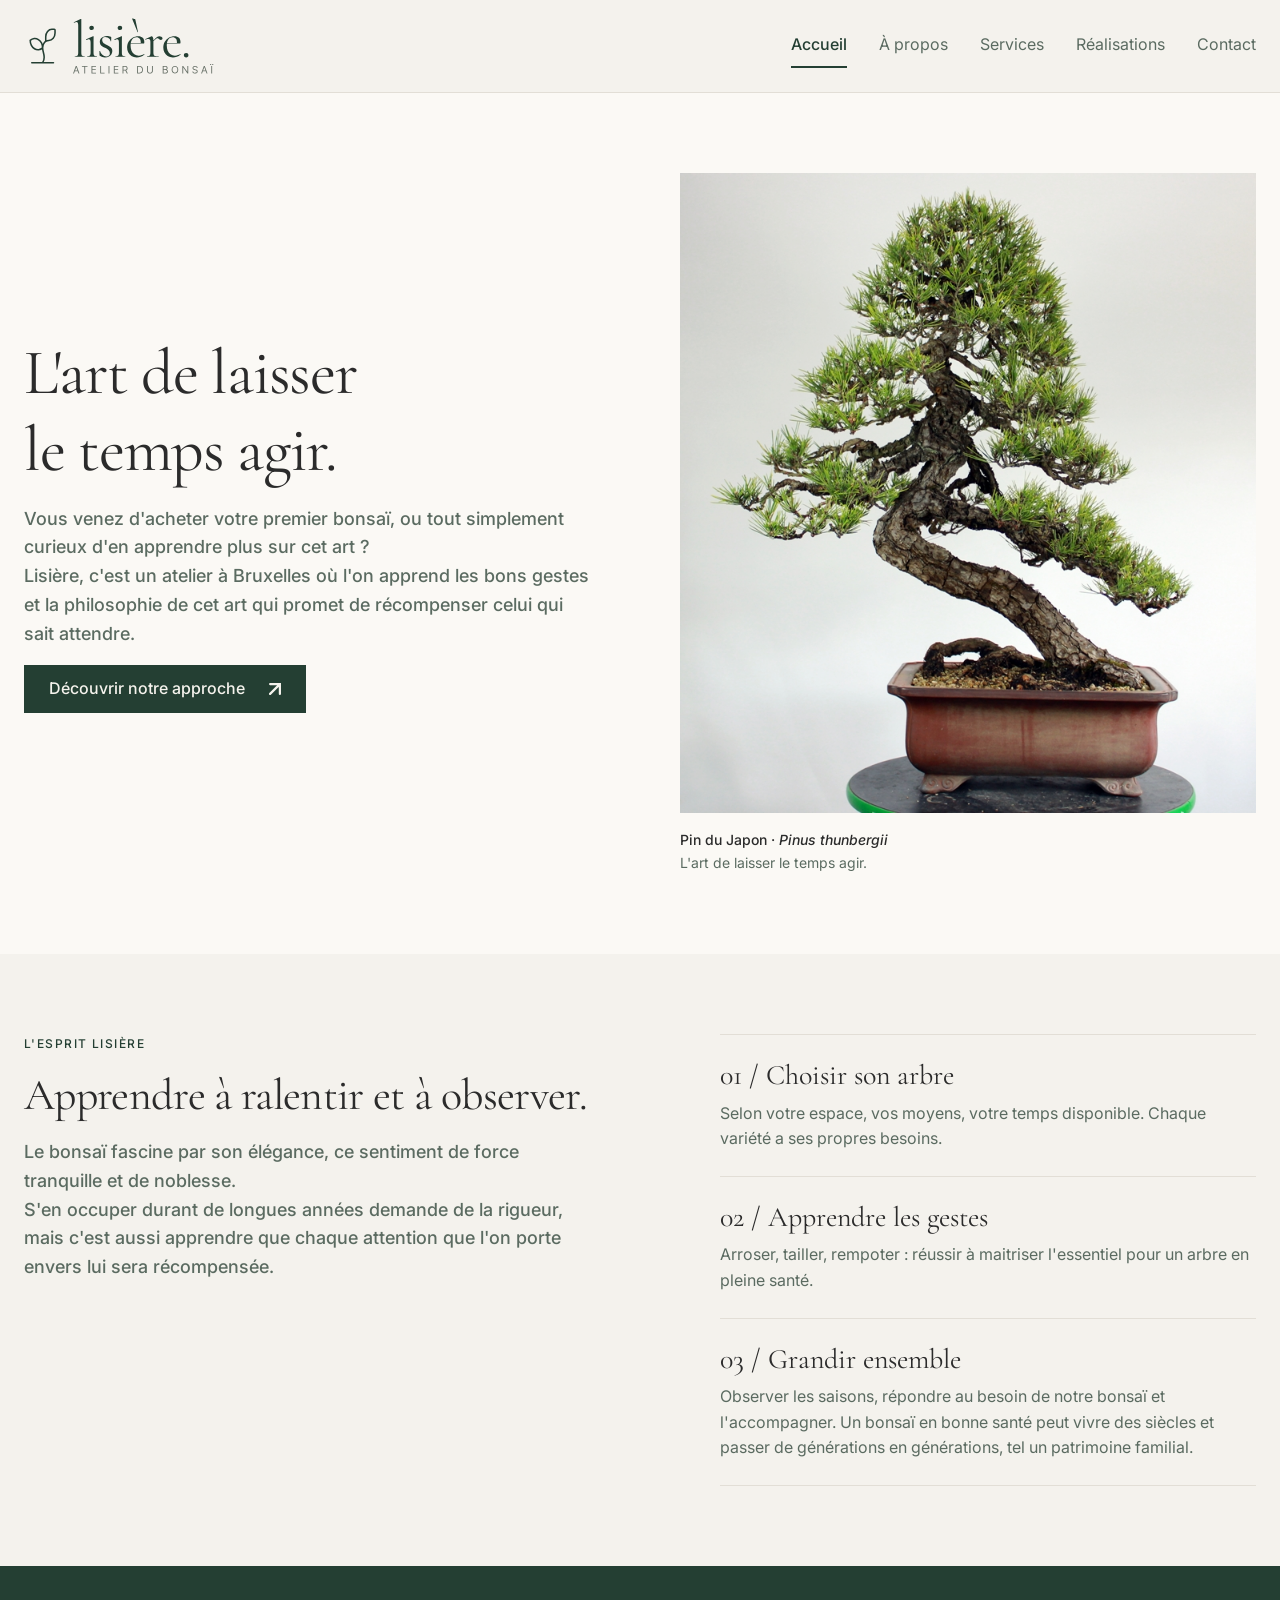
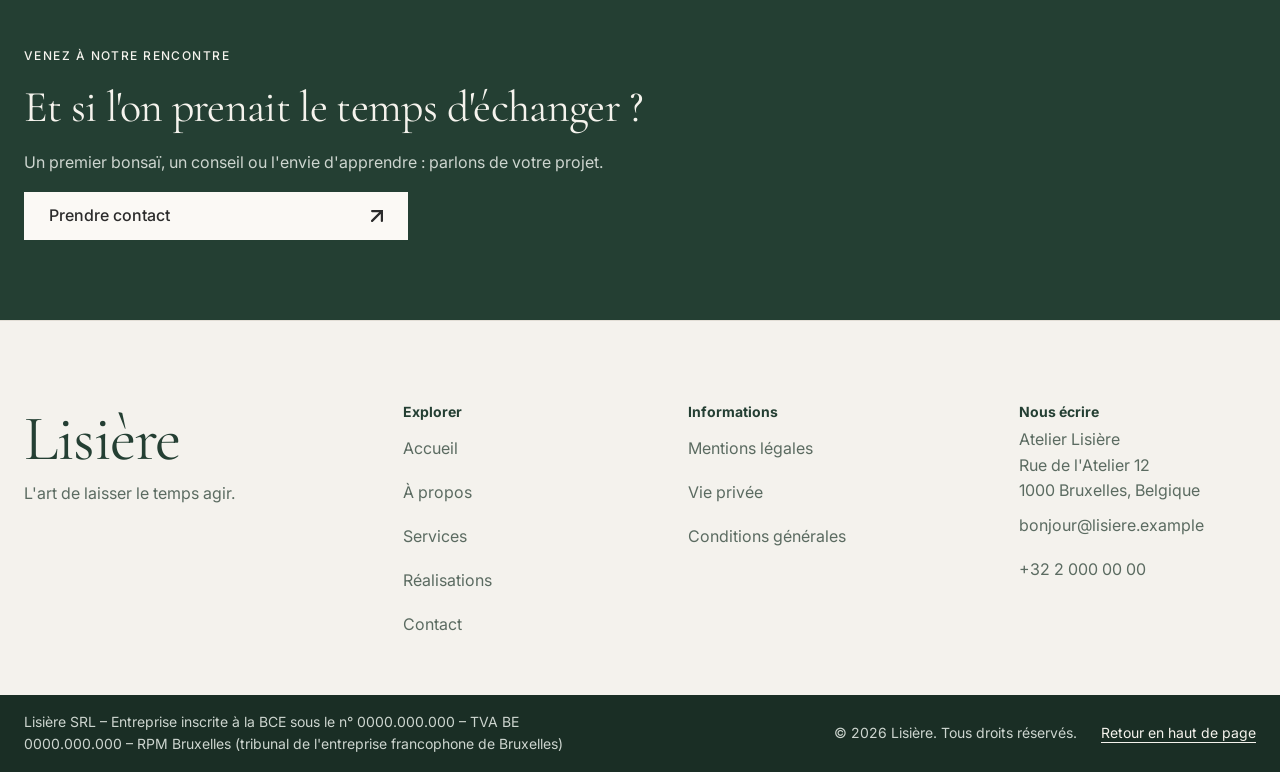
<file: index.html>
<!DOCTYPE html>
<html lang="fr">
<head>
    <meta charset="UTF-8">
    <meta name="viewport" content="width=device-width, initial-scale=1">
    <title>Accueil - Lisière</title>
    <meta name="description" content="Lisière, atelier du bonsaï : apprendre à cultiver et à prendre soin des bonsaïs, à votre rythme.">
    <link rel="stylesheet" href="css/style.css">
</head>
<body>

<a class="evitement" href="#contenu">Aller au contenu</a>

<header class="site-header">
    <a class="logo" href="index.html">
        <img src="img/logo-lisiere.svg" alt="Lisière, atelier du bonsaï – retour à l'accueil" width="190" height="52">
    </a>

    <input type="checkbox" id="menu-toggle" class="menu-toggle" aria-label="Menu de navigation">
    <label for="menu-toggle" class="burger">
        <span></span><span></span><span></span>
    </label>

    <nav class="main-nav" aria-label="Navigation principale">
        <ul>
            <li><a href="index.html" aria-current="page">Accueil</a></li>
            <li><a href="a-propos.html">À propos</a></li>
            <li><a href="services.html">Services</a></li>
            <li><a href="realisations.html">Réalisations</a></li>
            <li><a href="contact.html">Contact</a></li>
        </ul>
    </nav>
</header>

<main id="contenu">
    <section class="section" aria-labelledby="titre-page">
        <div class="split">
            <div class="split-text">
                <h1 id="titre-page">L'art de laisser le temps agir.</h1>
                <p class="lead">
                    Vous venez d'acheter votre premier bonsaï, ou tout simplement curieux d'en apprendre plus sur cet art ?<br>
                    Lisière, c'est un atelier à Bruxelles où l'on apprend les bons gestes et la philosophie de cet art qui
                    promet de récompenser celui qui sait attendre.
                </p>
                <a class="btn" href="a-propos.html">
                    Découvrir notre approche
                    <svg class="btn-icon" aria-hidden="true" focusable="false" width="12" height="12" viewBox="0 0 8.17 8.17" fill="none" xmlns="http://www.w3.org/2000/svg">
                <path d="M7.4156 7.4156V0.75H0.75M7.4156 0.75L0.75 7.4156" stroke="currentColor" stroke-width="1.5" stroke-linecap="round"/>
            </svg>
                </a>
            </div>

            <figure class="media">
                <img src="img/pin-du-japon.png"
                     alt="Pin du Japon taillé en bonsaï, posé sur un socle en pierre moussue dans une pièce aux murs clairs"
                     width="800" height="800" fetchpriority="high">
                <figcaption>
                    <span class="caption-title">Pin du Japon · <i lang="la">Pinus thunbergii</i></span>
                    <span>L'art de laisser le temps agir.</span>
                </figcaption>
            </figure>
        </div>
    </section>

    <section class="section section--surface" aria-labelledby="titre-esprit">
        <div class="split split--top">
            <div class="split-text">
                <p class="overline">L'esprit Lisière</p>
                <h2 id="titre-esprit">Apprendre à ralentir et à observer.</h2>
                <p class="lead">
                    Le bonsaï fascine par son élégance, ce sentiment de force tranquille et de noblesse.<br>
                    S'en occuper durant de longues années demande de la rigueur, mais c'est aussi apprendre que chaque
                    attention que l'on porte envers lui sera récompensée.
                </p>
            </div>

            <ol class="liste">
                <li>
                    <h3>01 / Choisir son arbre</h3>
                    <p>Selon votre espace, vos moyens, votre temps disponible. Chaque variété a ses propres besoins.</p>
                </li>
                <li>
                    <h3>02 / Apprendre les gestes</h3>
                    <p>Arroser, tailler, rempoter : réussir à maitriser l'essentiel pour un arbre en pleine santé.</p>
                </li>
                <li>
                    <h3>03 / Grandir ensemble</h3>
                    <p>Observer les saisons, répondre au besoin de notre bonsaï et l'accompagner. Un bonsaï en bonne santé
                        peut vivre des siècles et passer de générations en générations, tel un patrimoine familial.</p>
                </li>
            </ol>
        </div>
    </section>

    <section class="section section--dark" aria-labelledby="titre-invitation">
        <p class="overline">Venez à notre rencontre</p>
        <h2 id="titre-invitation">Et si l'on prenait le temps d'échanger ?</h2>
        <p>Un premier bonsaï, un conseil ou l'envie d'apprendre : parlons de votre projet.</p>
        <a class="btn btn-secondary" href="contact.html">
            Prendre contact
            <svg class="btn-icon" aria-hidden="true" focusable="false" width="12" height="12" viewBox="0 0 8.17 8.17" fill="none" xmlns="http://www.w3.org/2000/svg">
                <path d="M7.4156 7.4156V0.75H0.75M7.4156 0.75L0.75 7.4156" stroke="currentColor" stroke-width="1.5" stroke-linecap="round"/>
            </svg>
        </a>
    </section>
</main>

<footer class="site-footer">
    <div class="footer-inner">

        <div class="footer-marque">
            <p class="footer-signature">Lisière</p>
            <p class="footer-message">L'art de laisser le temps agir.</p>
        </div>

        <nav class="footer-col footer-col--nav" aria-labelledby="footer-titre-nav">
            <h2 class="footer-titre" id="footer-titre-nav">Explorer</h2>
            <ul class="footer-liste">
                <li><a href="index.html">Accueil</a></li>
                <li><a href="a-propos.html">À propos</a></li>
                <li><a href="services.html">Services</a></li>
                <li><a href="realisations.html">Réalisations</a></li>
                <li><a href="contact.html">Contact</a></li>
            </ul>
        </nav>

        <nav class="footer-col footer-col--legal" aria-labelledby="footer-titre-legal">
            <h2 class="footer-titre" id="footer-titre-legal">Informations</h2>
            <ul class="footer-liste">
                <li><a href="mentions-legales.html">Mentions légales</a></li>
                <li><a href="vie-privee.html">Vie privée</a></li>
                <li><a href="conditions-generales.html">Conditions générales</a></li>
            </ul>
        </nav>

        <div class="footer-col footer-col--contact">
            <h2 class="footer-titre">Nous écrire</h2>
            <address class="footer-adresse">
                Atelier Lisière<br>
                Rue de l'Atelier 12<br>
                1000 Bruxelles, Belgique
            </address>
            <ul class="footer-liste">
                <li><a href="mailto:bonjour@lisiere.example">bonjour@lisiere.example</a></li>
                <li><a href="tel:+3220000000">+32&nbsp;2&nbsp;000&nbsp;00&nbsp;00</a></li>
            </ul>
        </div>
    </div>

    <div class="footer-legal">
        <div class="footer-legal-inner">
            <p class="footer-legal-info">
                Lisière SRL &ndash; Entreprise inscrite à la BCE sous le n° 0000.000.000
                &ndash; TVA BE 0000.000.000 &ndash; RPM Bruxelles (tribunal de l'entreprise
                francophone de Bruxelles)
            </p>
            <p class="footer-copyright">
                &copy; 2026 Lisière. Tous droits réservés.
                <a class="footer-top" href="#top">Retour en haut de page</a>
            </p>
        </div>
    </div>
</footer>

</body>
</html>
</file>
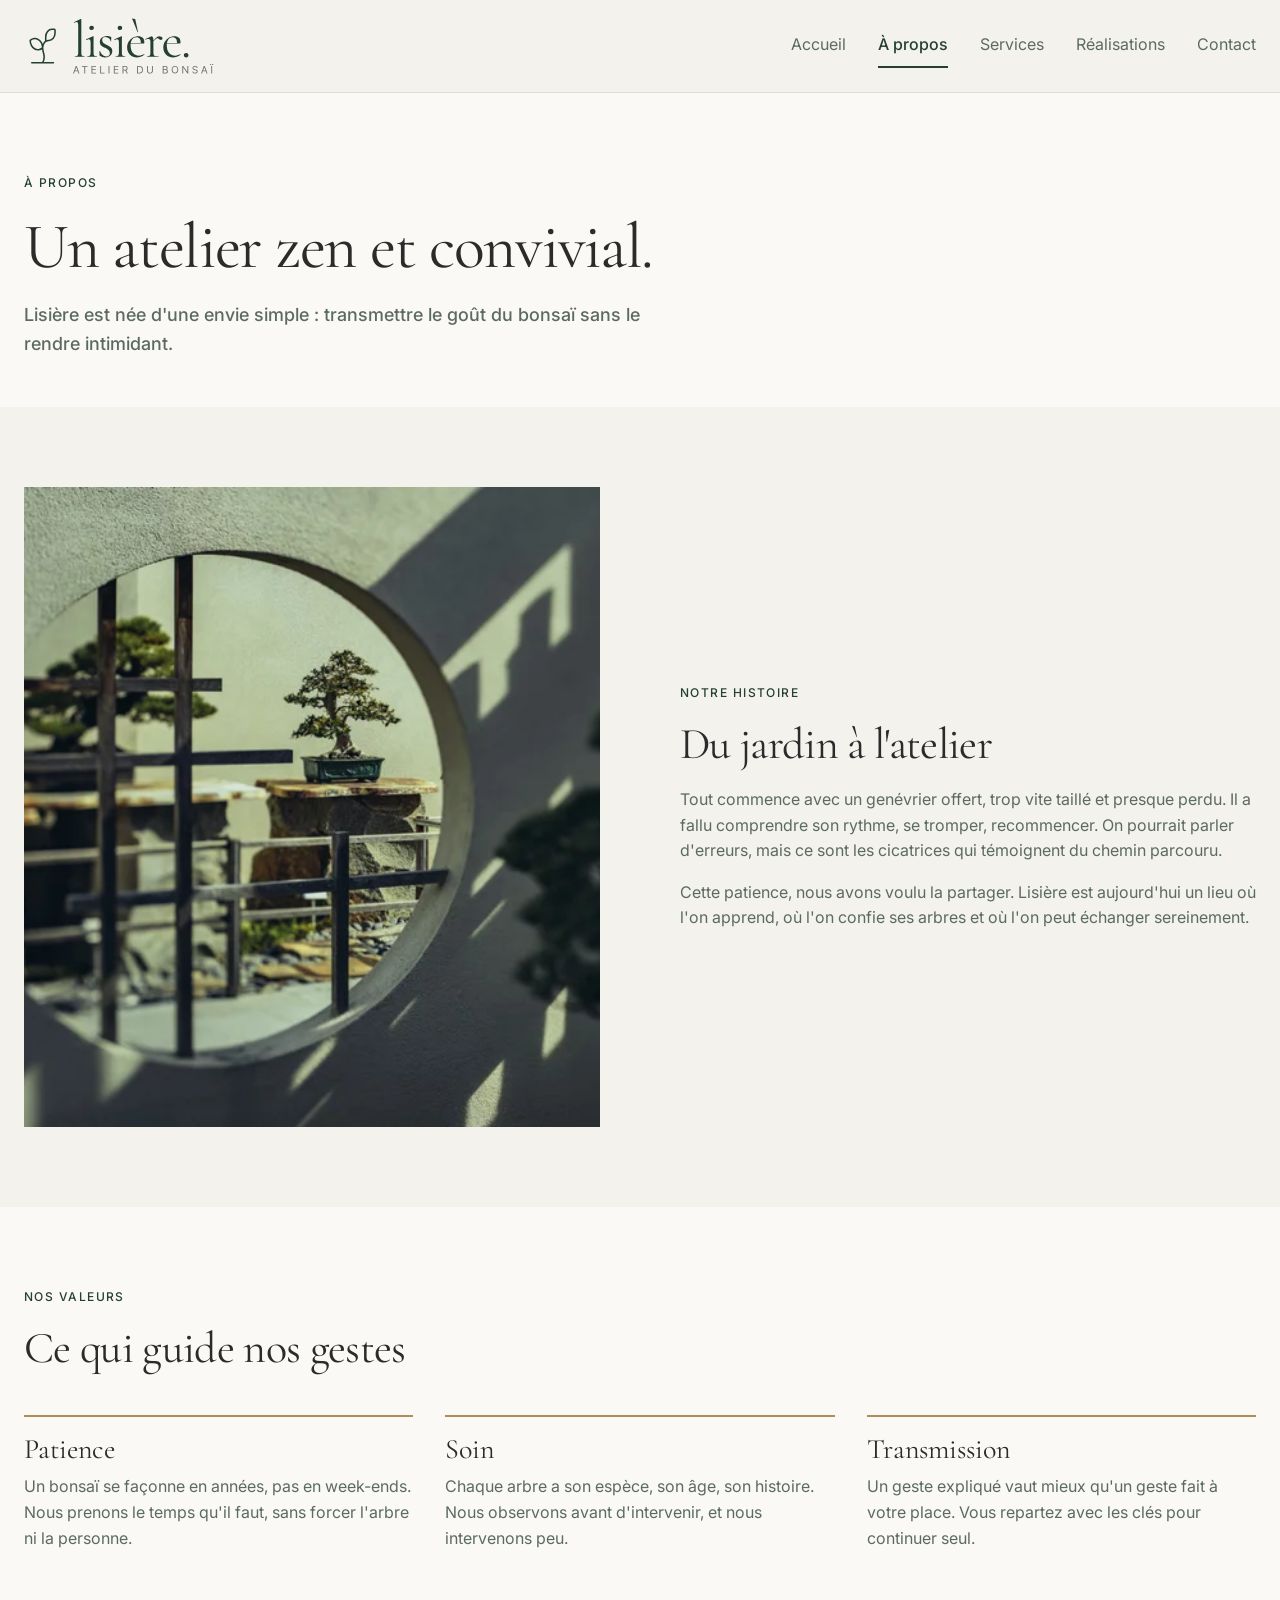
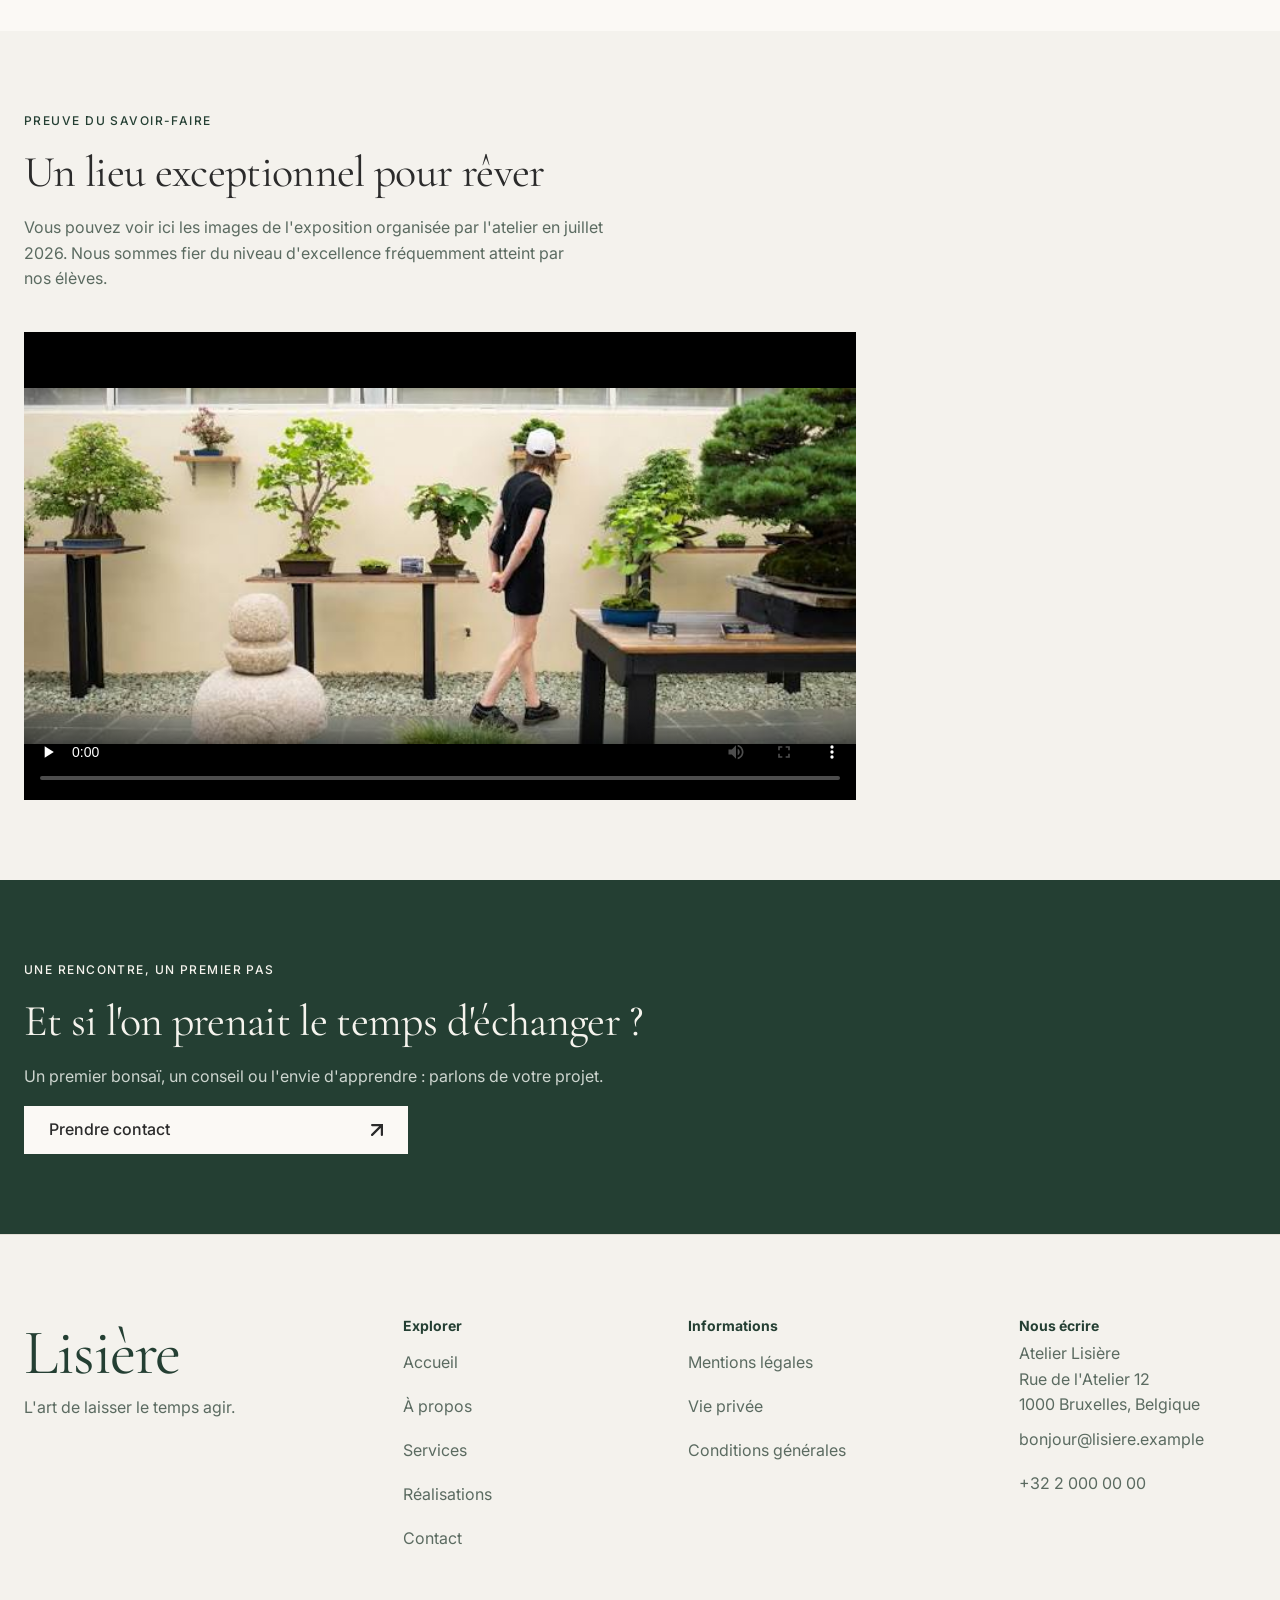
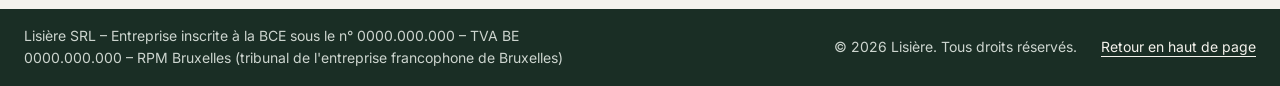
<file: a-propos.html>
<!DOCTYPE html>
<html lang="fr">
<head>
    <meta charset="UTF-8">
    <meta name="viewport" content="width=device-width, initial-scale=1">
    <title>À propos - Lisière</title>
    <meta name="description" content="L'histoire, les valeurs et l'atelier Lisière : patience, soin et transmission autour du bonsaï.">
    <link rel="stylesheet" href="css/style.css">
</head>
<body>

<a class="evitement" href="#contenu">Aller au contenu</a>

<header class="site-header">
    <a class="logo" href="index.html">
        <img src="img/logo-lisiere.svg" alt="Lisière, atelier du bonsaï – retour à l'accueil" width="190" height="52">
    </a>

    <input type="checkbox" id="menu-toggle" class="menu-toggle" aria-label="Menu de navigation">
    <label for="menu-toggle" class="burger">
        <span></span><span></span><span></span>
    </label>

    <nav class="main-nav" aria-label="Navigation principale">
        <ul>
            <li><a href="index.html">Accueil</a></li>
            <li><a href="a-propos.html" aria-current="page">À propos</a></li>
            <li><a href="services.html">Services</a></li>
            <li><a href="realisations.html">Réalisations</a></li>
            <li><a href="contact.html">Contact</a></li>
        </ul>
    </nav>
</header>

<main id="contenu">
    <section class="section section-intro" aria-labelledby="titre-page">
        <p class="overline">À propos</p>
        <h1 id="titre-page">Un atelier zen et convivial.</h1>
        <p class="lead">
            Lisière est née d'une envie simple : transmettre le goût du bonsaï sans le rendre intimidant.
        </p>
    </section>

    <section class="section section--surface" aria-labelledby="titre-histoire">
        <div class="split split--media-first">
            <div class="split-text">
                <p class="overline">Notre histoire</p>
                <h2 id="titre-histoire">Du jardin à l'atelier</h2>
                <p>
                    Tout commence avec un genévrier offert, trop vite taillé et presque perdu.
                    Il a fallu comprendre son rythme, se tromper, recommencer. On pourrait parler d'erreurs, mais ce sont
                    les cicatrices qui témoignent du chemin parcouru.
                </p>
                <p>
                    Cette patience, nous avons voulu la partager. Lisière est aujourd'hui un lieu
                    où l'on apprend, où l'on confie ses arbres et où l'on peut échanger sereinement.
                </p>
            </div>
            <figure class="media">
                <img src="img/arbre-fenetre.webp"
                     alt="Bonsaï vu à travers une petite fenêtre de l'atelier."
                     width="750" height="500" loading="lazy">
            </figure>
        </div>
    </section>

    <section class="section" aria-labelledby="titre-valeurs">
        <div class="section-head">
            <p class="overline">Nos valeurs</p>
            <h2 id="titre-valeurs">Ce qui guide nos gestes</h2>
        </div>
        <ul class="values">
            <li>
                <h3>Patience</h3>
                <p>Un bonsaï se façonne en années, pas en week-ends. Nous prenons le temps qu'il faut, sans forcer l'arbre ni la personne.</p>
            </li>
            <li>
                <h3>Soin</h3>
                <p>Chaque arbre a son espèce, son âge, son histoire. Nous observons avant d'intervenir, et nous intervenons peu.</p>
            </li>
            <li>
                <h3>Transmission</h3>
                <p>Un geste expliqué vaut mieux qu'un geste fait à votre place. Vous repartez avec les clés pour continuer seul.</p>
            </li>
        </ul>
    </section>

    <section class="section section--surface" aria-labelledby="titre-video">
        <div class="section-head">
            <p class="overline">Preuve du savoir-faire</p>
            <h2 id="titre-video">Un lieu exceptionnel pour rêver</h2>
            <p>Vous pouvez voir ici les images de l'exposition organisée par l'atelier en juillet 2026. Nous sommes
            fier du niveau d'excellence fréquemment atteint par nos élèves.</p>
        </div>
        <div class="video-wrap">
            <video controls preload="none" poster="img/atelier-lisiere.jpg" width="1280" height="720">
                <source src="media/expo-atelier.mp4" type="video/mp4">
                Votre navigateur ne peut pas lire cette vidéo.
            </video>
        </div>
    </section>

        <section class="section section--dark" aria-labelledby="titre-invitation">
        <p class="overline">Une rencontre, un premier pas</p>
        <h2 id="titre-invitation">Et si l'on prenait le temps d'échanger ?</h2>
        <p>Un premier bonsaï, un conseil ou l'envie d'apprendre : parlons de votre projet.</p>
        <a class="btn btn-secondary" href="contact.html">
            Prendre contact
            <svg class="btn-icon" aria-hidden="true" focusable="false" width="12" height="12" viewBox="0 0 8.17 8.17" fill="none" xmlns="http://www.w3.org/2000/svg">
                <path d="M7.4156 7.4156V0.75H0.75M7.4156 0.75L0.75 7.4156" stroke="currentColor" stroke-width="1.5" stroke-linecap="round"/>
            </svg>
        </a>
    </section>
</main>

<footer class="site-footer">
    <div class="footer-inner">

        <div class="footer-marque">
            <p class="footer-signature">Lisière</p>
            <p class="footer-message">L'art de laisser le temps agir.</p>
        </div>

        <nav class="footer-col footer-col--nav" aria-labelledby="footer-titre-nav">
            <h2 class="footer-titre" id="footer-titre-nav">Explorer</h2>
            <ul class="footer-liste">
                <li><a href="index.html">Accueil</a></li>
                <li><a href="a-propos.html">À propos</a></li>
                <li><a href="services.html">Services</a></li>
                <li><a href="realisations.html">Réalisations</a></li>
                <li><a href="contact.html">Contact</a></li>
            </ul>
        </nav>

        <nav class="footer-col footer-col--legal" aria-labelledby="footer-titre-legal">
            <h2 class="footer-titre" id="footer-titre-legal">Informations</h2>
            <ul class="footer-liste">
                <li><a href="mentions-legales.html">Mentions légales</a></li>
                <li><a href="vie-privee.html">Vie privée</a></li>
                <li><a href="conditions-generales.html">Conditions générales</a></li>
            </ul>
        </nav>

        <div class="footer-col footer-col--contact">
            <h2 class="footer-titre">Nous écrire</h2>
            <address class="footer-adresse">
                Atelier Lisière<br>
                Rue de l'Atelier 12<br>
                1000 Bruxelles, Belgique
            </address>
            <ul class="footer-liste">
                <li><a href="mailto:bonjour@lisiere.example">bonjour@lisiere.example</a></li>
                <li><a href="tel:+3220000000">+32&nbsp;2&nbsp;000&nbsp;00&nbsp;00</a></li>
            </ul>
        </div>
    </div>

    <div class="footer-legal">
        <div class="footer-legal-inner">
            <p class="footer-legal-info">
                Lisière SRL &ndash; Entreprise inscrite à la BCE sous le n° 0000.000.000
                &ndash; TVA BE 0000.000.000 &ndash; RPM Bruxelles (tribunal de l'entreprise
                francophone de Bruxelles)
            </p>
            <p class="footer-copyright">
                &copy; 2026 Lisière. Tous droits réservés.
                <a class="footer-top" href="#top">Retour en haut de page</a>
            </p>
        </div>
    </div>
</footer>

</body>
</html>
</file>
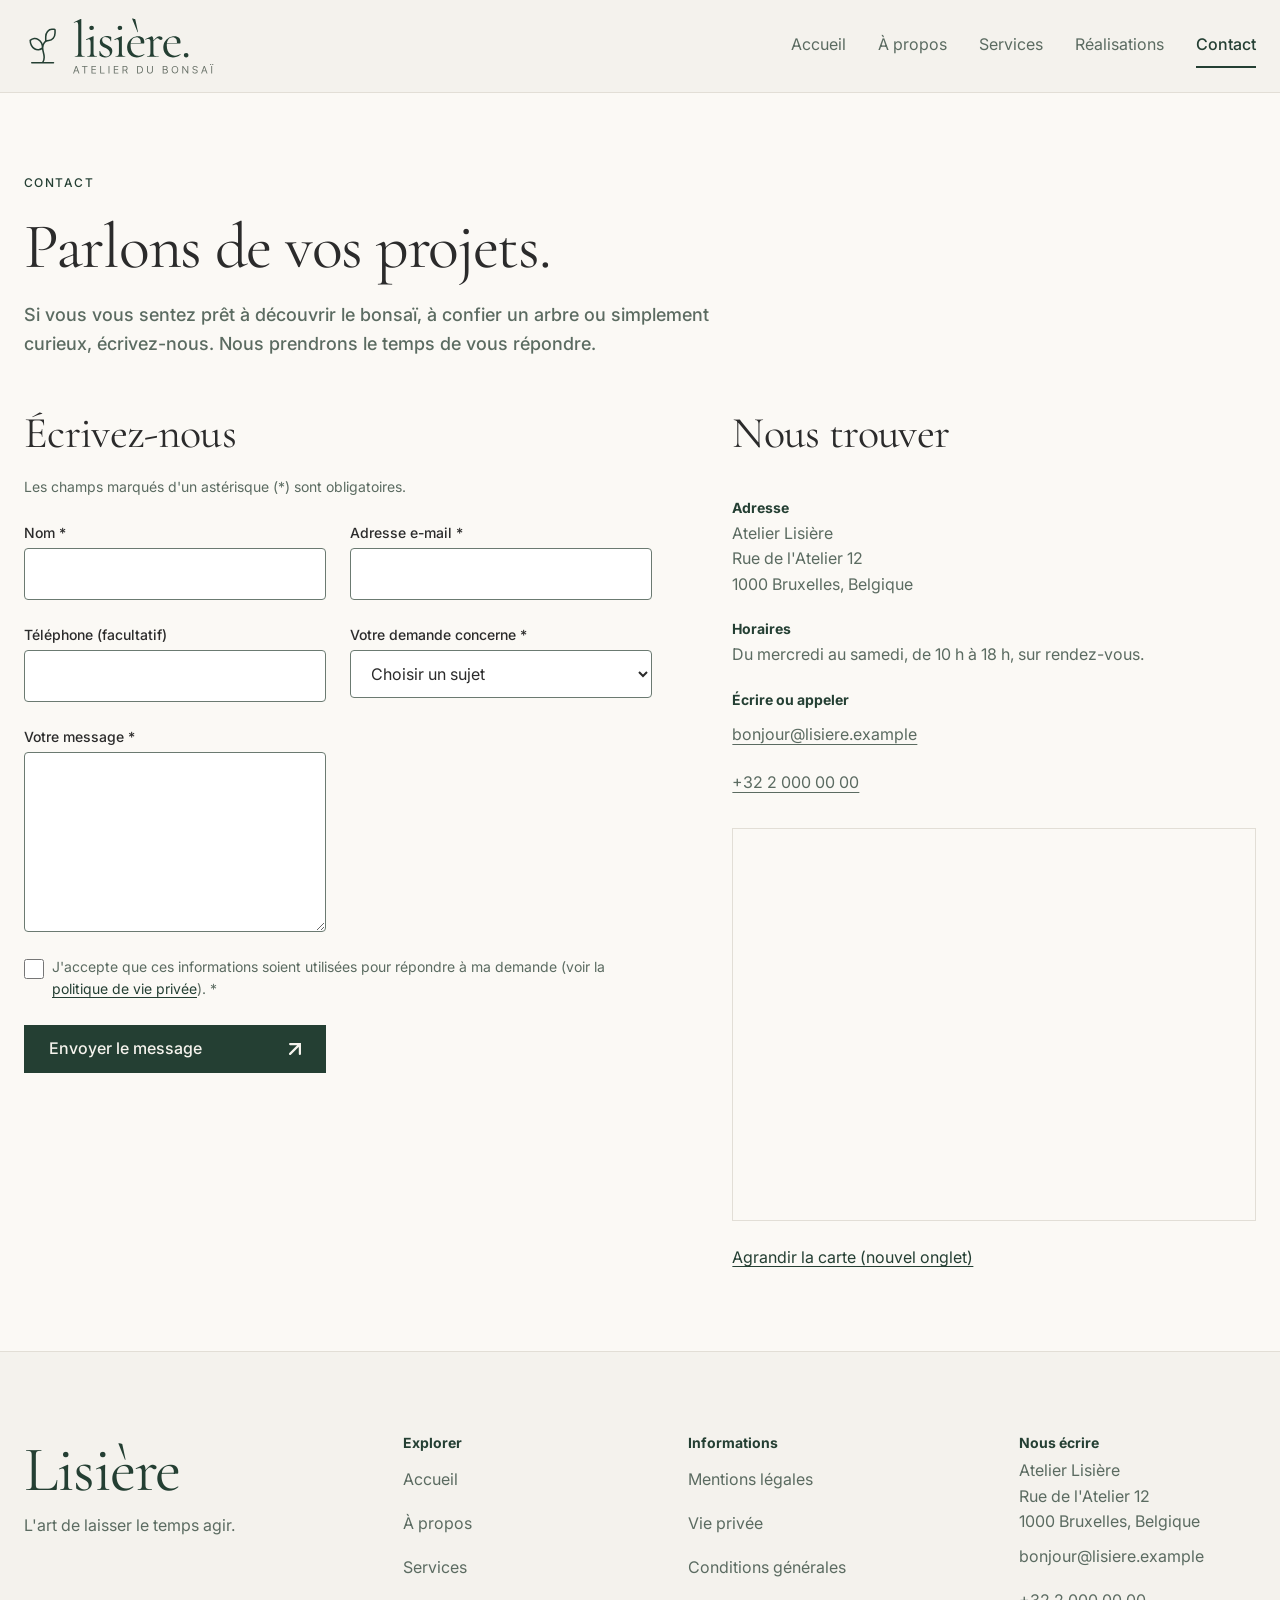
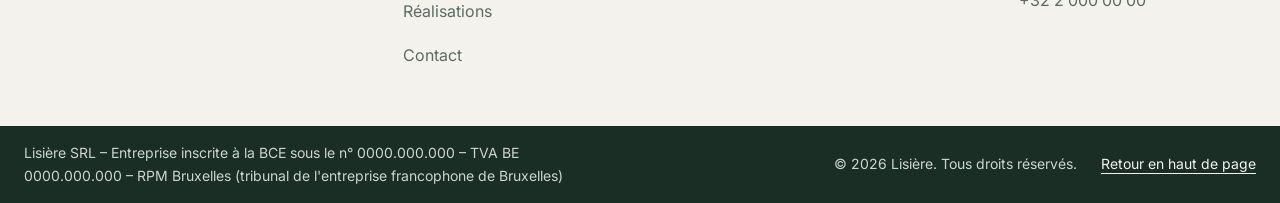
<file: contact.html>
<!DOCTYPE html>
<html lang="fr">
<head>
    <meta charset="UTF-8">
    <meta name="viewport" content="width=device-width, initial-scale=1">
    <title>Contact - Lisière</title>
    <meta name="description" content="Contactez l'atelier Lisière : formulaire, adresse, horaires et carte.">
    <link rel="stylesheet" href="css/style.css">
</head>
<body>

<a class="evitement" href="#contenu">Aller au contenu</a>

<header class="site-header">
    <a class="logo" href="index.html">
        <img src="img/logo-lisiere.svg" alt="Lisière, atelier du bonsaï – retour à l'accueil" width="190" height="52">
    </a>

    <input type="checkbox" id="menu-toggle" class="menu-toggle" aria-label="Menu de navigation">
    <label for="menu-toggle" class="burger">
        <span></span><span></span><span></span>
    </label>

    <nav class="main-nav" aria-label="Navigation principale">
        <ul>
            <li><a href="index.html">Accueil</a></li>
            <li><a href="a-propos.html">À propos</a></li>
            <li><a href="services.html">Services</a></li>
            <li><a href="realisations.html">Réalisations</a></li>
            <li><a href="contact.html" aria-current="page">Contact</a></li>
        </ul>
    </nav>
</header>

<main id="contenu">
    <section class="section section-intro" aria-labelledby="titre-page">
        <p class="overline">Contact</p>
        <h1 id="titre-page">Parlons de vos projets.</h1>
        <p class="lead">
            Si vous vous sentez prêt à découvrir le bonsaï, à confier un arbre
            ou simplement curieux, écrivez-nous. Nous prendrons le temps de vous répondre.
        </p>
    </section>

    <section class="section section--nopad-top" aria-label="Formulaire et coordonnées">
        <div class="contact-grid">

            <div class="contact-form">
                <h2 id="formulaire">Écrivez-nous</h2>
                <form class="formulaire" action="mailto:bonjour@lisiere.example" method="post" enctype="text/plain" aria-labelledby="formulaire">
                    <p class="formulaire-note">Les champs marqués d'un astérisque (*) sont obligatoires.</p>

                    <div class="champ">
                        <label for="nom">Nom <span aria-hidden="true">*</span></label>
                        <input type="text" id="nom" name="nom" autocomplete="name" required>
                    </div>

                    <div class="champ">
                        <label for="email">Adresse e-mail <span aria-hidden="true">*</span></label>
                        <input type="email" id="email" name="email" autocomplete="email" required>
                    </div>

                    <div class="champ">
                        <label for="telephone">Téléphone (facultatif)</label>
                        <input type="tel" id="telephone" name="telephone" autocomplete="tel">
                    </div>

                    <div class="champ">
                        <label for="sujet">Votre demande concerne <span aria-hidden="true">*</span></label>
                        <select id="sujet" name="sujet" required>
                            <option value="">Choisir un sujet</option>
                            <option value="atelier">Un atelier bonsaï</option>
                            <option value="pension">La pension pour arbres</option>
                            <option value="realisation">Une réalisation</option>
                            <option value="autre">Autre chose</option>
                        </select>
                    </div>

                    <div class="champ">
                        <label for="message">Votre message <span aria-hidden="true">*</span></label>
                        <textarea id="message" name="message" rows="6" required></textarea>
                    </div>

                    <div class="champ champ-checkbox">
                        <input type="checkbox" id="consentement" name="consentement" required>
                        <label for="consentement">
                            J'accepte que ces informations soient utilisées pour répondre à ma demande
                            (voir la <a class="lien" href="vie-privee.html">politique de vie privée</a>). <span aria-hidden="true">*</span>
                        </label>
                    </div>

                    <button class="btn" type="submit">
                        Envoyer le message
                        <svg class="btn-icon" aria-hidden="true" focusable="false" width="12" height="12" viewBox="0 0 8.17 8.17" fill="none" xmlns="http://www.w3.org/2000/svg">
                <path d="M7.4156 7.4156V0.75H0.75M7.4156 0.75L0.75 7.4156" stroke="currentColor" stroke-width="1.5" stroke-linecap="round"/>
            </svg>
                    </button>
                </form>
            </div>

            <div class="contact-info">
                <h2>Nous trouver</h2>

                <div class="contact-block">
                    <h3>Adresse</h3>
                    <address>
                        Atelier Lisière<br>
                        Rue de l'Atelier 12<br>
                        1000 Bruxelles, Belgique
                    </address>
                </div>

                <div class="contact-block">
                    <h3>Horaires</h3>
                    <p>Du mercredi au samedi, de 10 h à 18 h, sur rendez-vous.</p>
                </div>

                <div class="contact-block">
                    <h3>Écrire ou appeler</h3>
                    <a href="mailto:bonjour@lisiere.example">bonjour@lisiere.example</a>
                    <a href="tel:+3220000000">+32&nbsp;2&nbsp;000&nbsp;00&nbsp;00</a>
                </div>

                <div class="map">
                    <iframe title="Carte : emplacement de l'atelier Lisière"
                            src="https://www.openstreetmap.org/export/embed.html?bbox=4.3400%2C50.8450%2C4.3600%2C50.8550&amp;layer=mapnik&amp;marker=50.8500%2C4.3500"
                            loading="lazy"></iframe>
                </div>
                <a class="lien" href="https://www.openstreetmap.org/?mlat=50.8500&amp;mlon=4.3500#map=16/50.8500/4.3500">Agrandir la carte (nouvel onglet)</a>
            </div>
        </div>
    </section>
</main>

<footer class="site-footer">
    <div class="footer-inner">
        <div class="footer-marque">
            <p class="footer-signature">Lisière</p>
            <p class="footer-message">L'art de laisser le temps agir.</p>
        </div>

        <nav class="footer-col footer-col--nav" aria-labelledby="footer-titre-nav">
            <h2 class="footer-titre" id="footer-titre-nav">Explorer</h2>
            <ul class="footer-liste">
                <li><a href="index.html">Accueil</a></li>
                <li><a href="a-propos.html">À propos</a></li>
                <li><a href="services.html">Services</a></li>
                <li><a href="realisations.html">Réalisations</a></li>
                <li><a href="contact.html">Contact</a></li>
            </ul>
        </nav>

        <nav class="footer-col footer-col--legal" aria-labelledby="footer-titre-legal">
            <h2 class="footer-titre" id="footer-titre-legal">Informations</h2>
            <ul class="footer-liste">
                <li><a href="mentions-legales.html">Mentions légales</a></li>
                <li><a href="vie-privee.html">Vie privée</a></li>
                <li><a href="conditions-generales.html">Conditions générales</a></li>
            </ul>
        </nav>

        <div class="footer-col footer-col--contact">
            <h2 class="footer-titre">Nous écrire</h2>
            <address class="footer-adresse">
                Atelier Lisière<br>
                Rue de l'Atelier 12<br>
                1000 Bruxelles, Belgique
            </address>
            <ul class="footer-liste">
                <li><a href="mailto:bonjour@lisiere.example">bonjour@lisiere.example</a></li>
                <li><a href="tel:+3220000000">+32&nbsp;2&nbsp;000&nbsp;00&nbsp;00</a></li>
            </ul>
        </div>
    </div>

    <div class="footer-legal">
        <div class="footer-legal-inner">
            <p class="footer-legal-info">
                Lisière SRL &ndash; Entreprise inscrite à la BCE sous le n° 0000.000.000
                &ndash; TVA BE 0000.000.000 &ndash; RPM Bruxelles (tribunal de l'entreprise
                francophone de Bruxelles)
            </p>
            <p class="footer-copyright">
                &copy; 2026 Lisière. Tous droits réservés.
                <a class="footer-top" href="#top">Retour en haut de page</a>
            </p>
        </div>
    </div>
</footer>

</body>
</html>
</file>
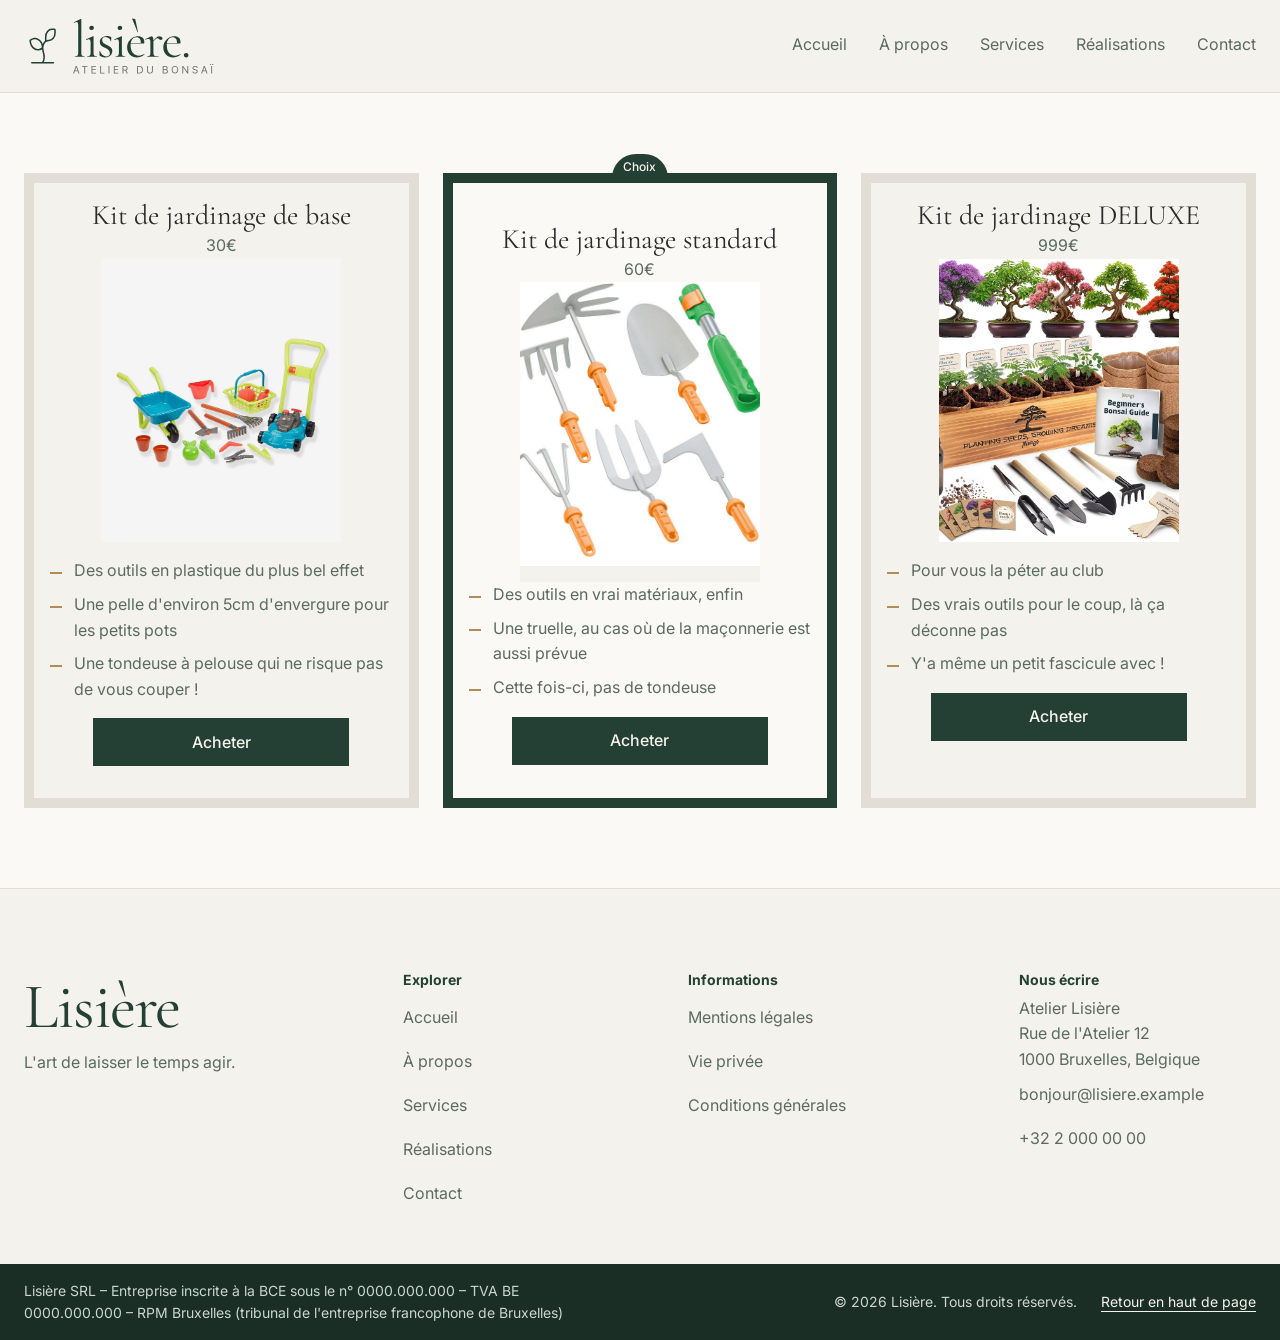
<file: formules.html>
<!DOCTYPE html>
<html lang="fr">
<head>
    <meta charset="UTF-8">
    <meta name="viewport" content="width=device-width, initial-scale=1">
    <title>Boutique - Lisière</title>
    <meta name="description" content="Galerie avant / après : les bonsaïs que nous avons accompagnés, saison après saison.">
    <link rel="stylesheet" href="css/style.css">
</head>
<body>

<a class="evitement" href="#contenu">Aller au contenu</a>

<header class="site-header">
    <a class="logo" href="index.html">
        <img src="img/logo-lisiere.svg" alt="Lisière, atelier du bonsaï – retour à l'accueil" width="190" height="52">
    </a>

    <input type="checkbox" id="menu-toggle" class="menu-toggle" aria-label="Menu de navigation">
    <label for="menu-toggle" class="burger">
        <span></span><span></span><span></span>
    </label>

    <nav class="main-nav" aria-label="Navigation principale">
        <ul>
            <li><a href="index.html">Accueil</a></li>
            <li><a href="a-propos.html">À propos</a></li>
            <li><a href="services.html">Services</a></li>
            <li><a href="realisations.html">Réalisations</a></li>
            <li><a href="contact.html">Contact</a></li>
        </ul>
    </nav>
</header>

<main id="contenu">
    <section class="section formules">
        <div class="formule-item">
            <div class="pastille-choix">Choix</div>
            <h3>Kit de jardinage de base</h3>
            <p>30&euro;</p>
            <img src="img/jardinage-base.avif" alt="" width="500">
            <ul class="checklist">
                <li>Des outils en plastique du plus bel effet</li>
                <li>Une pelle d'environ 5cm d'envergure pour les petits pots</li>
                <li>Une tondeuse à pelouse qui ne risque pas de vous couper !</li>
            </ul>
            <label for="choix-1" class="btn btn-achat">Acheter</label>
            <input type="radio" name="choix" id="choix-1">
        </div>
        <div class="formule-item">
            <div class="pastille-choix">Choix</div>
            <h3>Kit de jardinage standard</h3>
            <p>60&euro;</p>
            <img src="img/jardinage-standard.jpg" alt="" width="500">
            <ul class="checklist">
                <li>Des outils en vrai matériaux, enfin</li>
                <li>Une truelle, au cas où de la maçonnerie est aussi prévue</li>
                <li>Cette fois-ci, pas de tondeuse</li>
            </ul>
            <label for="choix-2" class="btn btn-achat">Acheter</label>
            <input type="radio" name="choix" id="choix-2" checked>
        </div>
        <div class="formule-item">
            <div class="pastille-choix">Choix</div>
            <h3>Kit de jardinage DELUXE</h3>
            <p>999&euro;</p>
            <img src="img/jardinage-deluxe.jpg" alt="" width="500">
            <ul class="checklist">
                <li>Pour vous la péter au club</li>
                <li>Des vrais outils pour le coup, là ça déconne pas</li>
                <li>Y'a même un petit fascicule avec !</li>
            </ul>
            <label for="choix-3" class="btn btn-achat">Acheter</label>
            <input type="radio" name="choix" id="choix-3">
        </div>
    </section>
</main>

<footer class="site-footer">
    <div class="footer-inner">
        <div class="footer-marque">
            <p class="footer-signature">Lisière</p>
            <p class="footer-message">L'art de laisser le temps agir.</p>
        </div>

        <nav class="footer-col footer-col--nav" aria-labelledby="footer-titre-nav">
            <h2 class="footer-titre" id="footer-titre-nav">Explorer</h2>
            <ul class="footer-liste">
                <li><a href="index.html">Accueil</a></li>
                <li><a href="a-propos.html">À propos</a></li>
                <li><a href="services.html">Services</a></li>
                <li><a href="realisations.html">Réalisations</a></li>
                <li><a href="contact.html">Contact</a></li>
            </ul>
        </nav>

        <nav class="footer-col footer-col--legal" aria-labelledby="footer-titre-legal">
            <h2 class="footer-titre" id="footer-titre-legal">Informations</h2>
            <ul class="footer-liste">
                <li><a href="mentions-legales.html">Mentions légales</a></li>
                <li><a href="vie-privee.html">Vie privée</a></li>
                <li><a href="conditions-generales.html">Conditions générales</a></li>
            </ul>
        </nav>

        <div class="footer-col footer-col--contact">
            <h2 class="footer-titre">Nous écrire</h2>
            <address class="footer-adresse">
                Atelier Lisière<br>
                Rue de l'Atelier 12<br>
                1000 Bruxelles, Belgique
            </address>
            <ul class="footer-liste">
                <li><a href="mailto:bonjour@lisiere.example">bonjour@lisiere.example</a></li>
                <li><a href="tel:+3220000000">+32&nbsp;2&nbsp;000&nbsp;00&nbsp;00</a></li>
            </ul>
        </div>
    </div>

    <div class="footer-legal">
        <div class="footer-legal-inner">
            <p class="footer-legal-info">
                Lisière SRL &ndash; Entreprise inscrite à la BCE sous le n° 0000.000.000
                &ndash; TVA BE 0000.000.000 &ndash; RPM Bruxelles (tribunal de l'entreprise
                francophone de Bruxelles)
            </p>
            <p class="footer-copyright">
                &copy; 2026 Lisière. Tous droits réservés.
                <a class="footer-top" href="#top">Retour en haut de page</a>
            </p>
        </div>
    </div>
</footer>

</body>
</html>
</file>
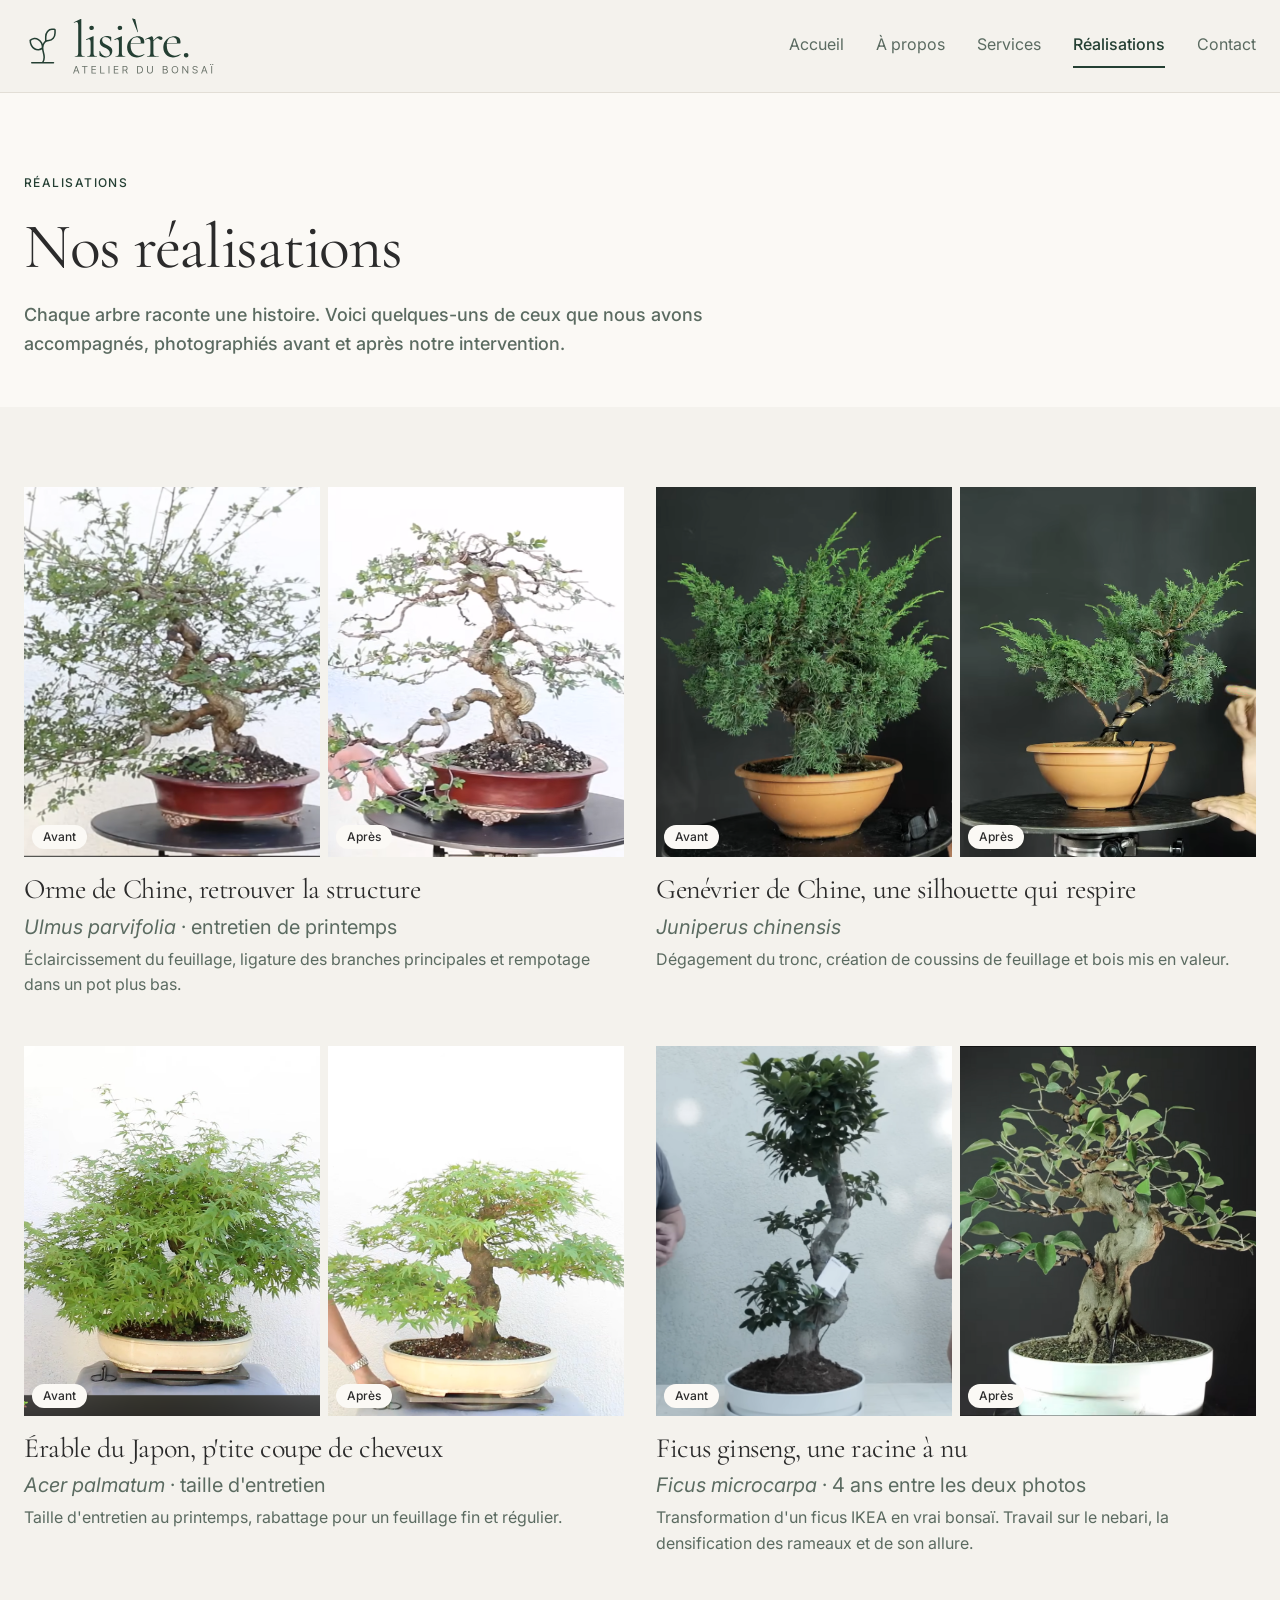
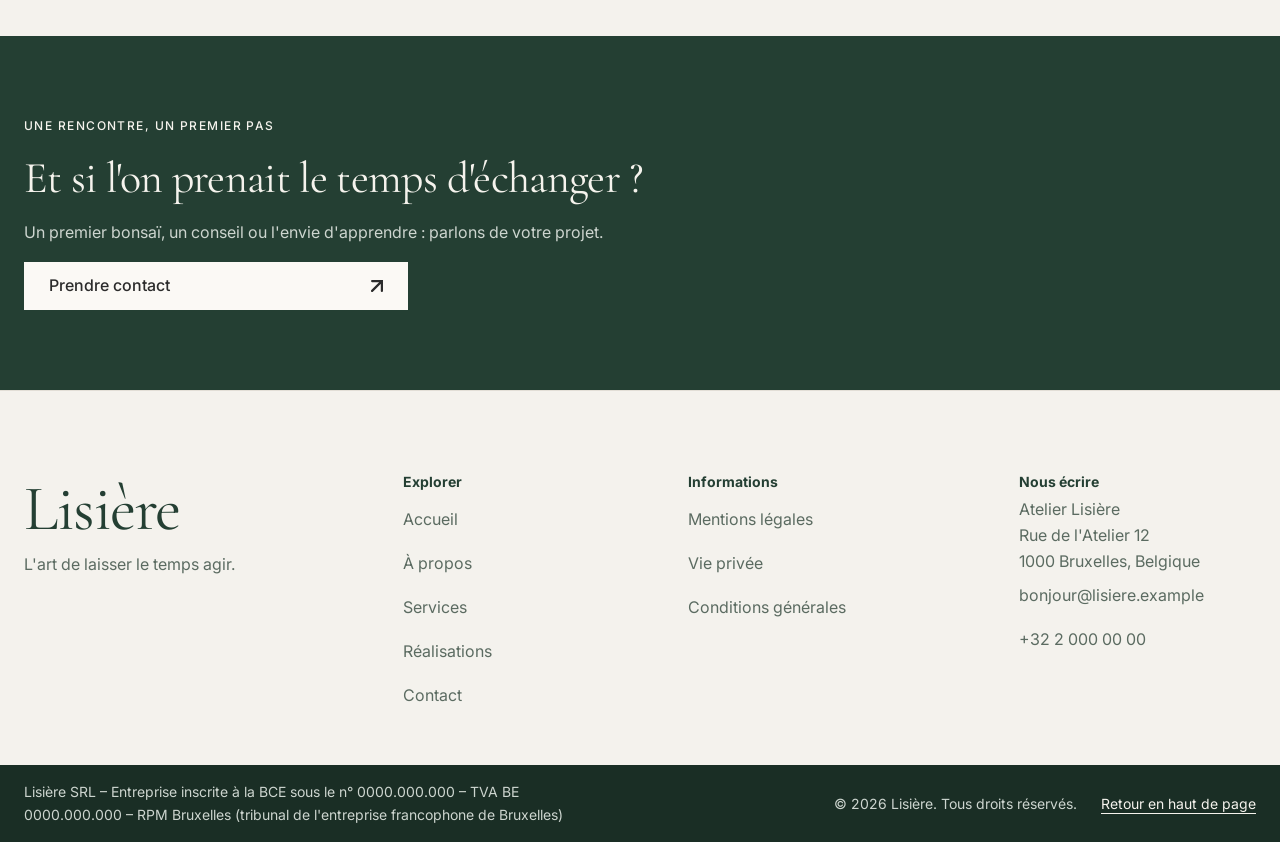
<file: realisations.html>
<!DOCTYPE html>
<html lang="fr">
<head>
    <meta charset="UTF-8">
    <meta name="viewport" content="width=device-width, initial-scale=1">
    <title>Réalisations - Lisière</title>
    <meta name="description" content="Galerie avant / après : les bonsaïs que nous avons accompagnés, saison après saison.">
    <link rel="stylesheet" href="css/style.css">
</head>
<body>

<a class="evitement" href="#contenu">Aller au contenu</a>

<header class="site-header">
    <a class="logo" href="index.html">
        <img src="img/logo-lisiere.svg" alt="Lisière, atelier du bonsaï – retour à l'accueil" width="190" height="52">
    </a>

    <input type="checkbox" id="menu-toggle" class="menu-toggle" aria-label="Menu de navigation">
    <label for="menu-toggle" class="burger">
        <span></span><span></span><span></span>
    </label>

    <nav class="main-nav" aria-label="Navigation principale">
        <ul>
            <li><a href="index.html">Accueil</a></li>
            <li><a href="a-propos.html">À propos</a></li>
            <li><a href="services.html">Services</a></li>
            <li><a href="realisations.html" aria-current="page">Réalisations</a></li>
            <li><a href="contact.html">Contact</a></li>
        </ul>
    </nav>
</header>

<main id="contenu">
    <section class="section section-intro" aria-labelledby="titre-page">
        <p class="overline">Réalisations</p>
        <h1 id="titre-page">Nos réalisations</h1>
        <p class="lead">
            Chaque arbre raconte une histoire. Voici quelques-uns de ceux
            que nous avons accompagnés, photographiés avant et après notre intervention.
        </p>
    </section>

    <section class="section section--surface" aria-label="Galerie avant et après">
        <ul class="gallery">
            <li>
                <article class="projet" aria-labelledby="projet-1">
                    <div class="projet-item">
                        <figure>
                            <img src="img/realisation-01-avant.png" alt="Orme de Chine avant intervention : ramures denses et silhouette touffue" width="809" height="1011" loading="lazy">
                            <figcaption>Avant</figcaption>
                        </figure>
                        <figure>
                            <img src="img/realisation-01-apres.png" alt="Orme de Chine après intervention : branches dégagées et silhouette lisible" width="554" height="693" loading="lazy">
                            <figcaption>Après</figcaption>
                        </figure>
                    </div>
                    <div class="projet-body">
                        <h2 id="projet-1">Orme de Chine, retrouver la structure</h2>
                        <p class="projet-especes"><i lang="la">Ulmus parvifolia</i> &middot; entretien de printemps</p>
                        <p>Éclaircissement du feuillage, ligature des branches principales et rempotage dans un pot plus bas.</p>
                    </div>
                </article>
            </li>
            <li>
                <article class="projet" aria-labelledby="projet-2">
                    <div class="projet-item">
                        <figure>
                            <img src="img/realisation-02-avant.png" alt="Genévrier de Chine avant intervention : feuillage serré qui cache le tronc" width="638" height="798" loading="lazy">
                            <figcaption>Avant</figcaption>
                        </figure>
                        <figure>
                            <img src="img/realisation-02-apres.png" alt="Genévrier de Chine après intervention : tronc visible et feuillage en coussins" width="654" height="817" loading="lazy">
                            <figcaption>Après</figcaption>
                        </figure>
                    </div>
                    <div class="projet-body">
                        <h2 id="projet-2">Genévrier de Chine, une silhouette qui respire</h2>
                        <p class="projet-especes"><i lang="la">Juniperus chinensis</i></p>
                        <p>Dégagement du tronc, création de coussins de feuillage et bois mis en valeur.</p>
                    </div>
                </article>
            </li>
            <li>
                <article class="projet" aria-labelledby="projet-3">
                    <div class="projet-item">
                        <figure>
                            <img src="img/realisation-03-avant.png" alt="Érable du Japon avant intervention : branches longues et feuillage clairsemé" width="863" height="1079" loading="lazy">
                            <figcaption>Avant</figcaption>
                        </figure>
                        <figure>
                            <img src="img/realisation-03-apres.png" alt="Érable du Japon après intervention : ramification fine et feuillage régulier" width="803" height="1003" loading="lazy">
                            <figcaption>Après</figcaption>
                        </figure>
                    </div>
                    <div class="projet-body">
                        <h2 id="projet-3">Érable du Japon, p'tite coupe de cheveux</h2>
                        <p class="projet-especes"><i lang="la">Acer palmatum</i> &middot; taille d'entretien</p>
                        <p>Taille d'entretien au printemps, rabattage pour un feuillage fin et régulier.</p>
                    </div>
                </article>
            </li>
            <li>
                <article class="projet" aria-labelledby="projet-4">
                    <div class="projet-item">
                        <figure>
                            <img src="img/realisation-04-avant.png" alt="Ficus ginseng avant intervention : racines enterrées sous le substrat" width="765" height="956" loading="lazy">
                            <figcaption>Avant</figcaption>
                        </figure>
                        <figure>
                            <img src="img/realisation-04-apres.png" alt="Ficus ginseng après intervention : racines apparentes et tronc épaissi" width="818" height="1022" loading="lazy">
                            <figcaption>Après</figcaption>
                        </figure>
                    </div>
                    <div class="projet-body">
                        <h2 id="projet-4">Ficus ginseng, une racine à nu</h2>
                        <p class="projet-especes"><i lang="la">Ficus microcarpa</i> &middot; 4 ans entre les deux photos</p>
                        <p>Transformation d'un ficus IKEA en vrai bonsaï. Travail sur le nebari, la densification des rameaux et de son allure.</p>
                    </div>
                </article>
            </li>
        </ul>
    </section>

    <section class="section section--dark" aria-labelledby="titre-invitation">
        <p class="overline">Une rencontre, un premier pas</p>
        <h2 id="titre-invitation">Et si l'on prenait le temps d'échanger ?</h2>
        <p>Un premier bonsaï, un conseil ou l'envie d'apprendre : parlons de votre projet.</p>
        <a class="btn btn-secondary" href="contact.html">
            Prendre contact
            <svg class="btn-icon" aria-hidden="true" focusable="false" width="12" height="12" viewBox="0 0 8.17 8.17" fill="none" xmlns="http://www.w3.org/2000/svg">
                <path d="M7.4156 7.4156V0.75H0.75M7.4156 0.75L0.75 7.4156" stroke="currentColor" stroke-width="1.5" stroke-linecap="round"/>
            </svg>
        </a>
    </section>
</main>

<footer class="site-footer">
    <div class="footer-inner">
        <div class="footer-marque">
            <p class="footer-signature">Lisière</p>
            <p class="footer-message">L'art de laisser le temps agir.</p>
        </div>

        <nav class="footer-col footer-col--nav" aria-labelledby="footer-titre-nav">
            <h2 class="footer-titre" id="footer-titre-nav">Explorer</h2>
            <ul class="footer-liste">
                <li><a href="index.html">Accueil</a></li>
                <li><a href="a-propos.html">À propos</a></li>
                <li><a href="services.html">Services</a></li>
                <li><a href="realisations.html">Réalisations</a></li>
                <li><a href="contact.html">Contact</a></li>
            </ul>
        </nav>

        <nav class="footer-col footer-col--legal" aria-labelledby="footer-titre-legal">
            <h2 class="footer-titre" id="footer-titre-legal">Informations</h2>
            <ul class="footer-liste">
                <li><a href="mentions-legales.html">Mentions légales</a></li>
                <li><a href="vie-privee.html">Vie privée</a></li>
                <li><a href="conditions-generales.html">Conditions générales</a></li>
            </ul>
        </nav>

        <div class="footer-col footer-col--contact">
            <h2 class="footer-titre">Nous écrire</h2>
            <address class="footer-adresse">
                Atelier Lisière<br>
                Rue de l'Atelier 12<br>
                1000 Bruxelles, Belgique
            </address>
            <ul class="footer-liste">
                <li><a href="mailto:bonjour@lisiere.example">bonjour@lisiere.example</a></li>
                <li><a href="tel:+3220000000">+32&nbsp;2&nbsp;000&nbsp;00&nbsp;00</a></li>
            </ul>
        </div>
    </div>

    <div class="footer-legal">
        <div class="footer-legal-inner">
            <p class="footer-legal-info">
                Lisière SRL &ndash; Entreprise inscrite à la BCE sous le n° 0000.000.000
                &ndash; TVA BE 0000.000.000 &ndash; RPM Bruxelles (tribunal de l'entreprise
                francophone de Bruxelles)
            </p>
            <p class="footer-copyright">
                &copy; 2026 Lisière. Tous droits réservés.
                <a class="footer-top" href="#top">Retour en haut de page</a>
            </p>
        </div>
    </div>
</footer>

</body>
</html>
</file>
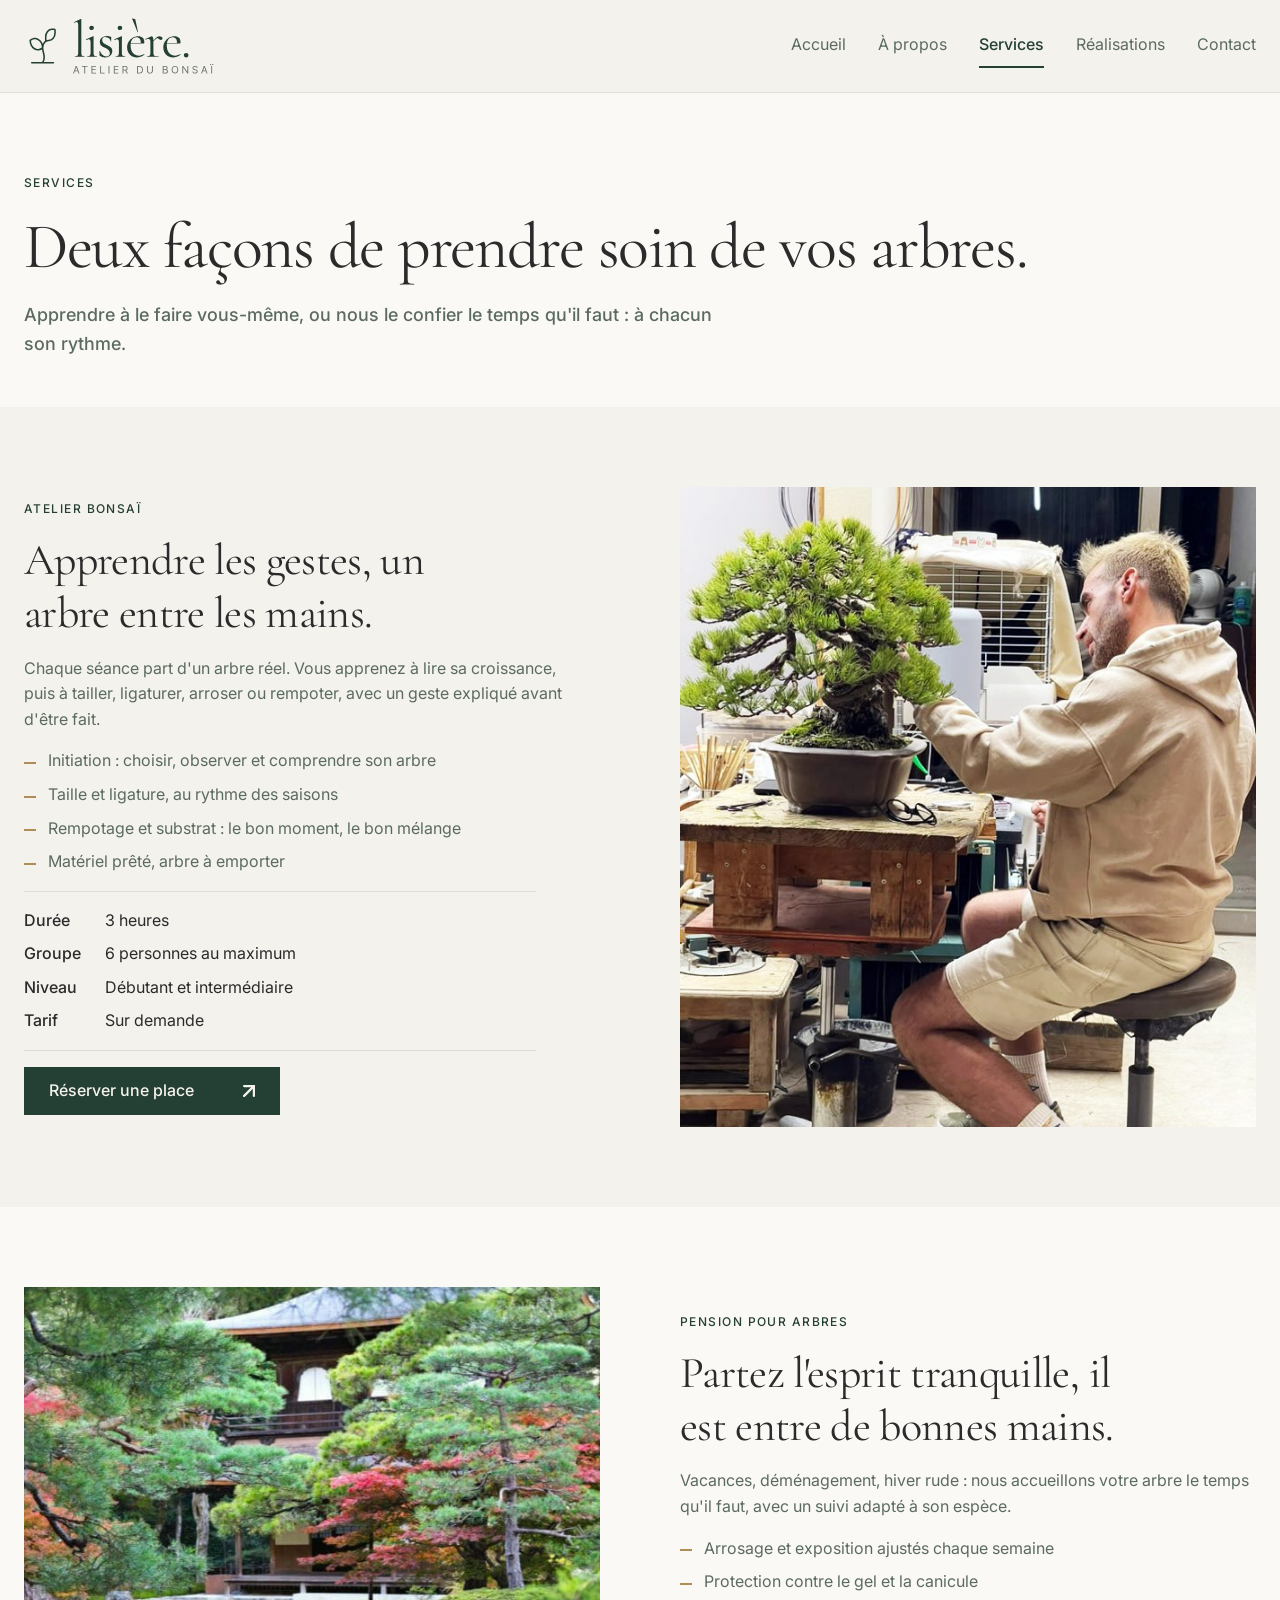
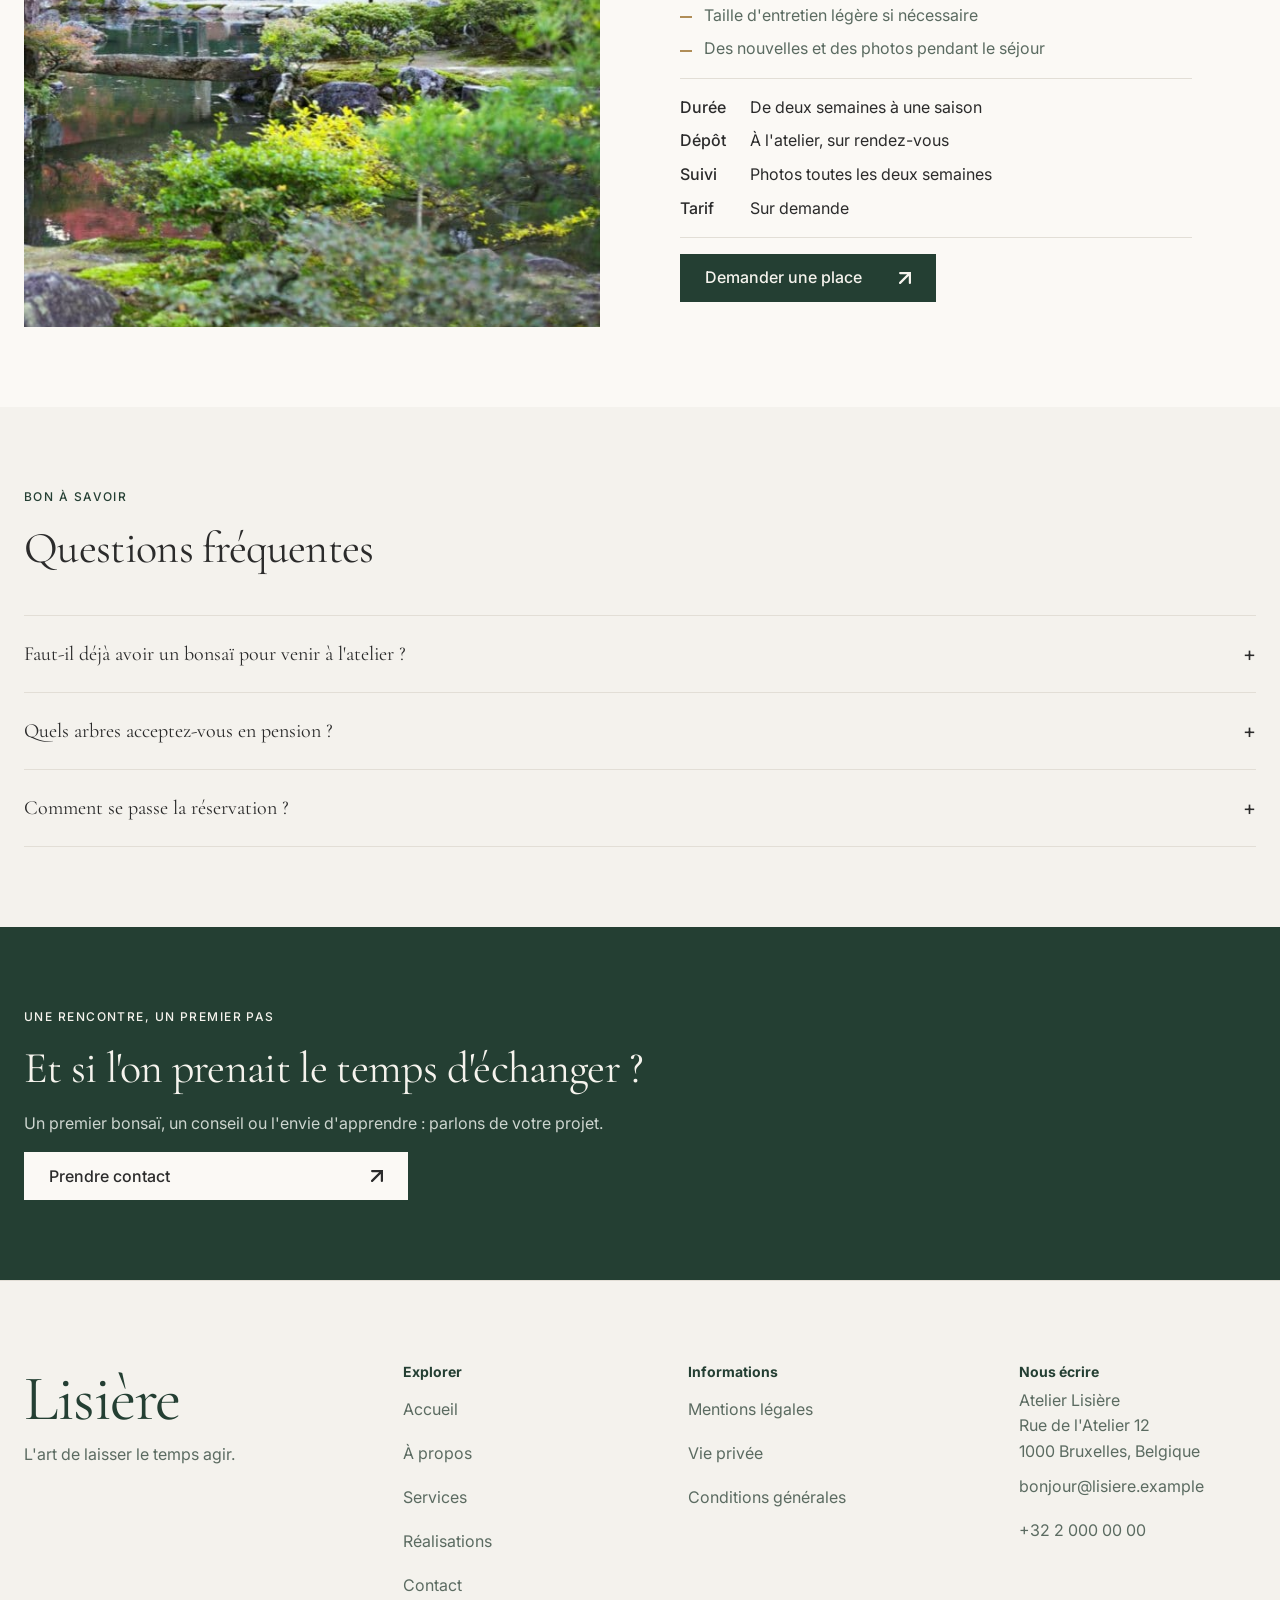
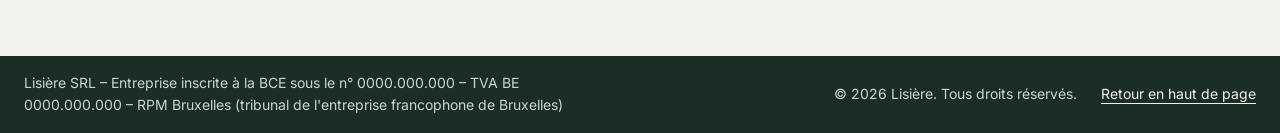
<file: services.html>
<!DOCTYPE html>
<html lang="fr">
<head>
    <meta charset="UTF-8">
    <meta name="viewport" content="width=device-width, initial-scale=1">
    <title>Services - Lisière</title>
    <meta name="description" content="Atelier bonsaï et pension pour arbres : apprenez les gestes ou confiez-nous votre arbre.">
    <link rel="stylesheet" href="css/style.css">
</head>
<body>

<a class="evitement" href="#contenu">Aller au contenu</a>

<header class="site-header">
    <a class="logo" href="index.html">
        <img src="img/logo-lisiere.svg" alt="Lisière, atelier du bonsaï – retour à l'accueil" width="190" height="52">
    </a>

    <input type="checkbox" id="menu-toggle" class="menu-toggle" aria-label="Menu de navigation">
    <label for="menu-toggle" class="burger">
        <span></span><span></span><span></span>
    </label>

    <nav class="main-nav" aria-label="Navigation principale">
        <ul>
            <li><a href="index.html">Accueil</a></li>
            <li><a href="a-propos.html">À propos</a></li>
            <li><a href="services.html" aria-current="page">Services</a></li>
            <li><a href="realisations.html">Réalisations</a></li>
            <li><a href="contact.html">Contact</a></li>
        </ul>
    </nav>
</header>

<main id="contenu">
    <section class="section section-intro" aria-labelledby="titre-page">
        <p class="overline">Services</p>
        <h1 id="titre-page">Deux façons de prendre soin de vos arbres.</h1>
        <p class="lead">
            Apprendre à le faire vous-même, ou nous le confier le temps qu'il faut :
            à chacun son rythme.
        </p>
    </section>

    <section class="section section--surface" id="atelier" aria-labelledby="titre-atelier">
        <div class="split">
            <div class="split-text">
                <p class="overline">Atelier bonsaï</p>
                <h2 id="titre-atelier">Apprendre les gestes, un arbre entre les mains.</h2>
                <p>
                    Chaque séance part d'un arbre réel. Vous apprenez à lire sa croissance,
                    puis à tailler, ligaturer, arroser ou rempoter, avec un geste expliqué avant d'être fait.
                </p>
                <ul class="checklist">
                    <li>Initiation : choisir, observer et comprendre son arbre</li>
                    <li>Taille et ligature, au rythme des saisons</li>
                    <li>Rempotage et substrat : le bon moment, le bon mélange</li>
                    <li>Matériel prêté, arbre à emporter</li>
                </ul>
                <dl class="infos">
                    <dt>Durée</dt><dd>3 heures</dd>
                    <dt>Groupe</dt><dd>6 personnes au maximum</dd>
                    <dt>Niveau</dt><dd>Débutant et intermédiaire</dd>
                    <dt>Tarif</dt><dd>Sur demande</dd>
                </dl>
                <a class="btn" href="contact.html#formulaire">
                    Réserver une place
                    <svg class="btn-icon" aria-hidden="true" focusable="false" width="12" height="12" viewBox="0 0 8.17 8.17" fill="none" xmlns="http://www.w3.org/2000/svg">
                        <path d="M7.4156 7.4156V0.75H0.75M7.4156 0.75L0.75 7.4156" stroke="currentColor" stroke-width="1.5" stroke-linecap="round"/>
                    </svg>
                </a>
            </div>
            <figure class="media">
                <img src="img/service-atelier.jpeg"
                     alt="Participants autour d'un établi, un bonsaï en cours de taille"
                     width="642" height="803" loading="lazy">
            </figure>
        </div>
    </section>

    <section class="section" id="pension" aria-labelledby="titre-pension">
        <div class="split split--media-first">
            <div class="split-text">
                <p class="overline">Pension pour arbres</p>
                <h2 id="titre-pension">Partez l'esprit tranquille, il est entre de bonnes mains.</h2>
                <p>
                    Vacances, déménagement, hiver rude : nous accueillons votre arbre le temps
                    qu'il faut, avec un suivi adapté à son espèce.
                </p>
                <ul class="checklist">
                    <li>Arrosage et exposition ajustés chaque semaine</li>
                    <li>Protection contre le gel et la canicule</li>
                    <li>Taille d'entretien légère si nécessaire</li>
                    <li>Des nouvelles et des photos pendant le séjour</li>
                </ul>
                <dl class="infos">
                    <dt>Durée</dt><dd>De deux semaines à une saison</dd>
                    <dt>Dépôt</dt><dd>À l'atelier, sur rendez-vous</dd>
                    <dt>Suivi</dt><dd>Photos toutes les deux semaines</dd>
                    <dt>Tarif</dt><dd>Sur demande</dd>
                </dl>
                <a class="btn" href="contact.html#formulaire">
                    Demander une place
                    <svg class="btn-icon" aria-hidden="true" focusable="false" width="12" height="12" viewBox="0 0 8.17 8.17" fill="none" xmlns="http://www.w3.org/2000/svg">
                        <path d="M7.4156 7.4156V0.75H0.75M7.4156 0.75L0.75 7.4156" stroke="currentColor" stroke-width="1.5" stroke-linecap="round"/>
                    </svg>
                </a>
            </div>
            <figure class="media">
                <img src="img/pension.jpg"
                     alt="Rangée de bonsaïs sur une étagère à l'abri, à la pension"
                     width="640" height="800" loading="lazy">
            </figure>
        </div>
    </section>

    <section class="section section--surface" aria-labelledby="titre-faq">
        <div class="section-head">
            <p class="overline">Bon à savoir</p>
            <h2 id="titre-faq">Questions fréquentes</h2>
        </div>
        <div class="faq">
            <details>
                <summary>Faut-il déjà avoir un bonsaï pour venir à l'atelier ?</summary>
                <p>Non. Pour les premières séances, un arbre vous est prêté. Vous repartez ensuite avec celui qui vous accompagne le mieux.</p>
            </details>
            <details>
                <summary>Quels arbres acceptez-vous en pension ?</summary>
                <p>La plupart des espèces d'extérieur et d'intérieur. Écrivez-nous avec une photo : nous vous répondons si nous pouvons l'accueillir.</p>
            </details>
            <details>
                <summary>Comment se passe la réservation ?</summary>
                <p>Par le formulaire de contact. Nous revenons vers vous pour trouver une date, puis nous confirmons par e-mail.</p>
            </details>
        </div>
    </section>

    <section class="section section--dark" aria-labelledby="titre-invitation">
        <p class="overline">Une rencontre, un premier pas</p>
        <h2 id="titre-invitation">Et si l'on prenait le temps d'échanger ?</h2>
        <p>Un premier bonsaï, un conseil ou l'envie d'apprendre : parlons de votre projet.</p>
        <a class="btn btn-secondary" href="contact.html">
            Prendre contact
            <svg class="btn-icon" aria-hidden="true" focusable="false" width="12" height="12" viewBox="0 0 8.17 8.17" fill="none" xmlns="http://www.w3.org/2000/svg">
                <path d="M7.4156 7.4156V0.75H0.75M7.4156 0.75L0.75 7.4156" stroke="currentColor" stroke-width="1.5" stroke-linecap="round"/>
            </svg>
        </a>
    </section>
</main>

<footer class="site-footer">
    <div class="footer-inner">

        <div class="footer-marque">
            <p class="footer-signature">Lisière</p>
            <p class="footer-message">L'art de laisser le temps agir.</p>
        </div>

        <nav class="footer-col footer-col--nav" aria-labelledby="footer-titre-nav">
            <h2 class="footer-titre" id="footer-titre-nav">Explorer</h2>
            <ul class="footer-liste">
                <li><a href="index.html">Accueil</a></li>
                <li><a href="a-propos.html">À propos</a></li>
                <li><a href="services.html">Services</a></li>
                <li><a href="realisations.html">Réalisations</a></li>
                <li><a href="contact.html">Contact</a></li>
            </ul>
        </nav>

        <nav class="footer-col footer-col--legal" aria-labelledby="footer-titre-legal">
            <h2 class="footer-titre" id="footer-titre-legal">Informations</h2>
            <ul class="footer-liste">
                <li><a href="mentions-legales.html">Mentions légales</a></li>
                <li><a href="vie-privee.html">Vie privée</a></li>
                <li><a href="conditions-generales.html">Conditions générales</a></li>
            </ul>
        </nav>

        <div class="footer-col footer-col--contact">
            <h2 class="footer-titre">Nous écrire</h2>
            <address class="footer-adresse">
                Atelier Lisière<br>
                Rue de l'Atelier 12<br>
                1000 Bruxelles, Belgique
            </address>
            <ul class="footer-liste">
                <li><a href="mailto:bonjour@lisiere.example">bonjour@lisiere.example</a></li>
                <li><a href="tel:+3220000000">+32&nbsp;2&nbsp;000&nbsp;00&nbsp;00</a></li>
            </ul>
        </div>
    </div>

    <div class="footer-legal">
        <div class="footer-legal-inner">
            <p class="footer-legal-info">
                Lisière SRL &ndash; Entreprise inscrite à la BCE sous le n° 0000.000.000
                &ndash; TVA BE 0000.000.000 &ndash; RPM Bruxelles (tribunal de l'entreprise
                francophone de Bruxelles)
            </p>
            <p class="footer-copyright">
                &copy; 2026 Lisière. Tous droits réservés.
                <a class="footer-top" href="#top">Retour en haut de page</a>
            </p>
        </div>
    </div>
</footer>

</body>
</html>
</file>
<file: css/style.css>
/* convention BEM pour mes noms de classes,
   une classe fait une modification précise, j'ai évité de sélectionner directement les balises
   afin d'avoir un contrôle plus granulaire */

/* definition de tout un tas de variables à utiliser au lieu de valeurs en dur afin d'avoir une UI cohérente partout*/
:root {
    --color-primary: #243f33;
    --color-primary-hover: #1a2e25;
    --color-accent: #b08d57;
    --color-bg: #fbf9f5;
    --color-surface: #f4f2ed;
    --color-text: #2b2b2b;
    --color-text-muted: #5b6b61;
    --color-text-inverse: #f5f3ed;
    --color-text-inverse-muted: #cdd5cf;
    --color-border: #e2ded6;
    --color-control-border: #6b7a71;
    --color-focus: #243f33;

    --font-heading: "Cormorant Garamond", Georgia, serif;
    --font-body: "Inter", system-ui, sans-serif;

    /* échelle fluide en clamp() : la typo s'adapte toute seule entre les
       breakpoints, pas besoin de media queries en plus pour ça */
    --fs-xs: 0.75rem;
    --fs-sm: 0.875rem;
    --fs-base: 1rem;
    --fs-md: 1.125rem;
    --fs-lg: 1.25rem;
    --fs-h3: clamp(1.375rem, 1.2rem + 0.8vw, 1.75rem);
    --fs-2xl: clamp(1.75rem, 1.2rem + 2.2vw, 2.75rem);
    --fs-xl: clamp(2rem, 1.2rem + 4vw, 4rem);

    --fw-regular: 400;
    --fw-medium: 500;
    --fw-bold: 700;

    --lh-tight: 1.2;
    --lh-base: 1.6;

    --space-1: 0.25rem;
    --space-2: 0.5rem;
    --space-3: 1rem;
    --space-4: 1.5rem;
    --space-5: 2rem;
    --space-6: 3rem;
    --space-7: 5rem;

    --container-max: 1300px;
    --gutter: 1.5rem;

    /* variable permettant de varier automatiquement le padding x sur toute la page de façon responsive
       en fonction de notre valeur de container-max:
       exemple actuel sur desktop: 1920px - 1300px donc 620px à diviser par 2 pour la gauche et la droite
       sinon on garde une valeur par défaut (--gutter)*/
    --page-pad: max(var(--gutter), calc((100% - var(--container-max)) / 2));

    --radius-sm: 4px;
    --radius-md: 8px;
    --radius-full: 9999px;
    --transition: 200ms ease;
    --transition-formule: 1000ms ease;
    --shadow-soft: 0 10px 30px rgb(36 63 51 / 0.08);
}

*, *::before, *::after {
    box-sizing: border-box;
}

html {
    -webkit-text-size-adjust: 100%;
    scroll-behavior: smooth;
}

body {
    margin: 0;
    font-family: var(--font-body);
    font-size: var(--fs-base);
    line-height: var(--lh-base);
    color: var(--color-text);
    background: var(--color-bg);
}

img, video {
    display: block;
    max-width: 100%;
    height: auto;
}

h1, h2, h3 {
    margin: 0;
    font-family: var(--font-heading);
    font-weight: var(--fw-regular);
    line-height: var(--lh-tight);
    color: var(--color-text);
    text-wrap: balance;
}

h1 { font-size: var(--fs-xl); letter-spacing: -0.02em; }
h2 { font-size: var(--fs-2xl); letter-spacing: -0.015em; }
h3 { font-size: var(--fs-h3); }

p {
    margin: 0;
    max-width: 62ch;
    color: var(--color-text-muted);
    text-wrap: pretty;
}

ul, ol, dl, figure, fieldset { margin: 0; }

.lead {
    font-size: var(--fs-md);
    font-weight: var(--fw-medium);
}

.overline {
    font-size: var(--fs-xs);
    font-weight: var(--fw-medium);
    letter-spacing: 0.12em;
    text-transform: uppercase;
    color: var(--color-primary);
}

.lien {
    color: var(--color-primary);
    text-decoration: underline;
    text-underline-offset: 3px;
}

.lien:hover {
    text-decoration-thickness: 2px;
}

:focus-visible {
    outline: 3px solid var(--color-focus);
    outline-offset: 3px;
}

/* lien d'évitement : hors écran jusqu'à ce qu'on tabule dedans. */
.evitement {
    position: absolute;
    top: -4rem;
    left: var(--space-3);
    z-index: 100;
    padding: 0.75rem 1rem;
    color: var(--color-text-inverse);
    text-decoration: none;
    background: var(--color-primary);
    border-radius: var(--radius-sm);
}
.evitement:focus {
    top: var(--space-3);
}

.section {
    display: flex;
    flex-direction: column;
    gap: var(--space-3);
    padding: var(--space-6) var(--page-pad);
}
.section--surface { background: var(--color-surface); }
.section--nopad-top { padding-top: 0; }

.section--dark {
    background: var(--color-primary);
    color: var(--color-text-inverse);
}
.section--dark h1, .section--dark h2, .section--dark h3, .section--dark .overline {
    color: var(--color-text-inverse);
}
.section--dark p {
    color: var(--color-text-inverse-muted);
}
.section--dark :focus-visible {
    outline-color: var(--color-text-inverse);
}

.section-intro { padding-bottom: var(--space-5); }

.section-head {
    display: flex;
    flex-direction: column;
    gap: var(--space-3);
    margin-bottom: var(--space-4);
}

.split {
    display: grid;
    gap: var(--space-5);
}
.split-text {
    display: flex;
    flex-direction: column;
    align-items: flex-start;
    gap: var(--space-3);
}

.site-header {
    display: flex;
    flex-wrap: wrap;
    align-items: center;
    justify-content: space-between;
    padding: var(--space-3) var(--page-pad);
    background: var(--color-surface);
    border-bottom: 1px solid var(--color-border);
}

.logo { display: block; }
.logo img {
    width: 160px;
    height: auto;
}

.menu-toggle {
    position: absolute;
    opacity: 0;
    pointer-events: none;
}


.burger {
    display: flex;
    flex-direction: column;
    gap: 5px;
    margin-right: -0.75rem;
    padding: 0.75rem;
    cursor: pointer;
}
.burger span {
    width: 24px;
    height: 3px;
    background: var(--color-primary);
    border-radius: 2px;
    transition: transform var(--transition), opacity var(--transition);
}
.menu-toggle:checked + .burger span:nth-child(1) { transform: translateY(8px) rotate(45deg); }
.menu-toggle:checked + .burger span:nth-child(2) { opacity: 0; }
.menu-toggle:checked + .burger span:nth-child(3) { transform: translateY(-8px) rotate(-45deg); }
.menu-toggle:focus-visible + .burger {
    outline: 3px solid var(--color-focus);
    outline-offset: 2px;
}

.main-nav {
    display: none;
    width: 100%;
    text-align: center;
}
.menu-toggle:checked ~ .main-nav { display: block; }
.main-nav ul {
    padding: var(--space-3) 0 0;
    list-style: none;
}
.main-nav a {
    display: inline-flex;
    align-items: center;
    min-height: 44px;
    padding: 0.9rem 0;
    color: var(--color-text-muted);
    text-decoration: none;
    border-bottom: 2px solid transparent;
    transition: color var(--transition), border-color var(--transition);
}
.main-nav a:hover {
    color: var(--color-primary);
    border-bottom-color: var(--color-border);
}
.main-nav a[aria-current="page"] {
    color: var(--color-primary);
    font-weight: var(--fw-medium);
    border-bottom-color: var(--color-primary);
}

.btn {
    display: inline-flex;
    align-items: center;
    justify-content: space-between;
    gap: var(--space-4);
    width: 100%;
    max-width: 24rem;
    height: 3rem;
    padding: 0 var(--space-4);
    font: inherit;
    font-weight: var(--fw-medium);
    color: var(--color-text-inverse);
    text-decoration: none;
    cursor: pointer;
    background: var(--color-primary);
    border: 1px solid var(--color-primary);
    transition: background-color var(--transition), color var(--transition);
}
.btn:hover {
    background: var(--color-primary-hover);
    border-color: var(--color-primary-hover);
}
.btn-secondary {
    color: var(--color-text);
    background: var(--color-bg);
    border-color: var(--color-bg);
}
.btn-secondary:hover {
    color: var(--color-text);
    background: var(--color-surface);
    border-color: var(--color-surface);
}
.btn-icon {
    display: block;
    flex-shrink: 0;
}

.media {
    display: flex;
    flex-direction: column;
    gap: var(--space-3);
    font-size: var(--fs-sm);
    color: var(--color-text-muted);
}
/* 4/5 portrait sur tous les visuels, ça garde les rangées alignées */
.media img {
    width: 100%;
    aspect-ratio: 4 / 5;
    object-fit: cover;
    background: var(--color-surface);
}
.media figcaption {
    display: flex;
    flex-direction: column;
}
.caption-title {
    font-weight: var(--fw-medium);
    color: var(--color-text);
}

.liste li {
    display: flex;
    flex-direction: column;
    gap: var(--space-2);
    padding: var(--space-4) 0;
    border-top: 1px solid var(--color-border);
    list-style: none;
}
.liste li:last-child { border-bottom: 1px solid var(--color-border); }

.values {
    display: grid;
    gap: var(--space-5);
    padding: 0;
    list-style: none;
}
.values li {
    display: flex;
    flex-direction: column;
    gap: var(--space-2);
    padding-top: var(--space-3);
    border-top: 2px solid var(--color-accent);
}

/* un tiret doré au lieu de la puce native, plus sobre */
.checklist {
    display: grid;
    gap: var(--space-2);
    padding: 0;
    list-style: none;
}
.checklist li {
    position: relative;
    padding-left: var(--space-4);
    color: var(--color-text-muted);
}
.checklist li::before {
    content: "";
    position: absolute;
    top: 0.85em;
    left: 0;
    width: 0.75rem;
    height: 2px;
    background: var(--color-accent);
}

/* auto 1fr : la colonne des dt épouse le plus long libellé, pas de largeur fixe */
.infos {
    display: grid;
    grid-template-columns: auto 1fr;
    gap: var(--space-2) var(--space-4);
    width: 100%;
    max-width: 32rem;
    padding: var(--space-3) 0;
    border-block: 1px solid var(--color-border);
}
.infos dt {
    font-weight: var(--fw-medium);
    color: var(--color-text);
}
.infos dd { margin: 0; }

.faq details {
    padding: var(--space-3) 0;
    border-top: 1px solid var(--color-border);
}
.faq details:last-child { border-bottom: 1px solid var(--color-border); }
.faq summary {
    display: flex;
    align-items: center;
    justify-content: space-between;
    gap: var(--space-3);
    min-height: 44px;
    font-family: var(--font-heading);
    font-size: var(--fs-lg);
    color: var(--color-text);
    cursor: pointer;
    list-style: none;
}

/* on masque la flèche native et on met + / − à la place */
.faq summary::-webkit-details-marker { display: none; }
.faq summary::after {
    content: "+";
    flex-shrink: 0;
    font-family: var(--font-body);
    font-size: var(--fs-lg);
}
.faq details[open] summary::after { content: "\2212"; }
.faq details p { margin-top: var(--space-2); }

.gallery {
    display: grid;
    gap: var(--space-6) var(--space-5);
    padding: 0;
    list-style: none;
}
.projet {
    display: flex;
    flex-direction: column;
    gap: var(--space-3);
}
.projet-item {
    display: grid;
    grid-template-columns: 1fr 1fr;
    gap: var(--space-2);
}
.projet-item figure {
    position: relative;
}
.projet-item img {
    width: 100%;
    aspect-ratio: 4 / 5;
    object-fit: cover;
    background: var(--color-surface);
}
/* légendes en pastille posée sur l'image */
.projet-item figcaption {
    position: absolute;
    bottom: var(--space-2);
    left: var(--space-2);
    padding: 0.15rem 0.7rem;
    font-size: var(--fs-xs);
    font-weight: var(--fw-medium);
    color: var(--color-text);
    background: var(--color-bg);
    border-radius: var(--radius-full);
}
.projet-body {
    display: flex;
    flex-direction: column;
    gap: var(--space-1);
}

.projet-body h2 {
    font-size: var(--fs-h3);
}

.projet-especes { font-size: var(--fs-lg); }

.video-wrap {
    display: flex;
    flex-direction: column;
    gap: var(--space-3);
    max-width: 52rem;
}
.video-wrap video {
    width: 100%;
    aspect-ratio: 16 / 9;
    background: #000;
}

.video-wrap details {
    padding: var(--space-2) 0;
    color: var(--color-text-muted);
}
.video-wrap summary {
    min-height: 44px;
    display: flex;
    align-items: center;
    cursor: pointer;
    color: var(--color-primary);
}

.contact-grid {
    display: grid;
    gap: var(--space-6);
}
.contact-info {
    display: flex;
    flex-direction: column;
    gap: var(--space-4);
}
.contact-info h2, .contact-form h2 { margin-bottom: var(--space-3); }
.contact-block {
    display: flex;
    flex-direction: column;
    gap: var(--space-1);
}
/* ces intitulés passent en Inter, on réserve Cormorant aux vrais titres */
.contact-block h3 {
    font-family: var(--font-body);
    font-size: var(--fs-sm);
    font-weight: var(--fw-bold);
    color: var(--color-primary);
}
.contact-block address, .contact-block p {
    font-style: normal;
    color: var(--color-text-muted);
}
.contact-block a {
    display: inline-flex;
    align-items: center;
    min-height: 44px;
    color: var(--color-text-muted);
    text-underline-offset: 4px;
}
.contact-block a:hover {
    color: var(--color-primary);
}

.map {
    width: 100%;
    aspect-ratio: 4 / 3;
    border: 1px solid var(--color-border);
}
.map iframe {
    display: block;
    width: 100%;
    height: 100%;
    border: 0;
}

.formulaire {
    display: grid;
    gap: var(--space-4);
}
.formulaire-note { font-size: var(--fs-sm); }
.champ {
    display: flex;
    flex-direction: column;
    gap: var(--space-1);
}
.champ label {
    font-size: var(--fs-sm);
    font-weight: var(--fw-medium);
    color: var(--color-text);
}
.champ input, .champ select, .champ textarea {
    width: 100%;
    min-height: 3rem;
    padding: 0.75rem var(--space-3);
    font: inherit;
    color: var(--color-text);
    background: #fff;
    border: 1px solid var(--color-control-border);
    border-radius: var(--radius-sm);
}
.champ textarea {
    min-height: 9rem;
    resize: vertical;
}
.champ-checkbox {
    flex-direction: row;
    align-items: flex-start;
    gap: var(--space-2);
}
.champ-checkbox input {
    flex-shrink: 0;
    width: 1.25rem;
    min-height: 1.25rem;
    height: 1.25rem;
    margin: 0.2rem 0 0;
    accent-color: var(--color-primary);
}
.champ-checkbox label {
    font-weight: var(--fw-regular);
    color: var(--color-text-muted);
}
.site-footer {
    background: var(--color-surface);
    color: var(--color-text-muted);
    border-top: 1px solid var(--color-border);
}

.footer-inner {
    display: grid;
    grid-template-columns: 1fr 1fr;
    gap: var(--space-4) var(--space-3);
    max-width: var(--container-max);
    margin: 0 auto;
    padding: var(--space-5) var(--gutter) var(--space-4);
}
.footer-marque, .footer-col--contact {
    grid-column: 1 / -1;
}

.footer-signature {
    font-family: var(--font-heading);
    font-size: clamp(2rem, 1.5rem + 3vw, 3rem);
    font-weight: var(--fw-regular);
    line-height: var(--lh-tight);
    letter-spacing: -1.1px;
    color: var(--color-primary);
}
.footer-message {
    margin-top: var(--space-1);
    font-size: var(--fs-base);
}

.footer-titre {
    margin: 0 0 var(--space-1);
    font-family: var(--font-body);
    font-size: var(--fs-sm);
    font-weight: var(--fw-bold);
    line-height: var(--lh-base);
    letter-spacing: 0;
    color: var(--color-primary);
}

.footer-liste {
    margin: 0;
    padding: 0;
    list-style: none;
}
.footer-adresse {
    font-style: normal;
    font-size: var(--fs-base);
    line-height: var(--lh-base);
}
.footer-col--contact .footer-liste {
    display: flex;
    flex-wrap: wrap;
    column-gap: var(--space-4);
}

.footer-liste a {
    display: inline-flex;
    align-items: center;
    min-height: 44px;
    color: var(--color-text-muted);
    text-decoration: underline;
    text-decoration-color: transparent;
    text-underline-offset: 4px;
    transition: color var(--transition), text-decoration-color var(--transition);
}
.footer-liste a:hover, .footer-liste a:focus-visible {
    color: var(--color-primary);
    text-decoration-color: currentColor;
}
.site-footer a:focus-visible {
    outline: 3px solid var(--color-focus);
    outline-offset: 2px;
}

.footer-legal {
    background: var(--color-primary-hover);
    color: var(--color-text-inverse);
}
.footer-legal-inner {
    display: flex;
    flex-direction: column;
    gap: var(--space-2);
    max-width: var(--container-max);
    margin: 0 auto;
    padding: var(--space-3) var(--gutter);
}
.footer-legal p {
    font-size: var(--fs-sm);
    color: var(--color-text-inverse-muted);
}
.footer-copyright {
    display: flex;
    flex-direction: column;
    gap: var(--space-2);
}
.footer-top {
    display: inline-flex;
    align-items: center;
    min-height: 44px;
    width: fit-content;
    color: var(--color-text-inverse);
    text-underline-offset: 4px;
}
.footer-legal a:focus-visible {
    outline: 3px solid var(--color-text-inverse);
    outline-offset: 2px;
}

.formules {
    display: flex;
    gap: var(--space-4);
}

.formule-item {
    display: flex;
    flex-direction: column;
    list-style: none;
    background-color: var(--color-surface);
    border: 10px solid var(--color-border);
    align-items: center;
    padding: var(--space-3);
    transition: background-color var(--transition-formule), transform var(--transition-formule);
}

.formule-item:hover {
    border-color: var(--color-focus);
}

.formule-item input {
    display: none;
}

.formule-item:has(input:checked) {
    background-color: var(--color-secondary);
    border-color: var(--color-focus);
}
.pastille-choix {
    display: none;
}
.formule-item:has(input:checked) .pastille-choix{
    display: block;
    position: relative;
    top: -45px;
    padding: 0.15rem 0.7rem;
    font-size: var(--fs-xs);
    font-weight: var(--fw-medium);
    color: var(--color-text-inverse);
    background: var(--color-focus);
    border-radius: var(--radius-full) var(--radius-full) 0 0;
}
.formule-item img {
    width: 70%;
    aspect-ratio: 4 / 5;
    object-fit: cover;
    background: var(--color-surface);
    padding-bottom: var(--space-3);
}

.btn-achat {
    justify-content: center;
    margin: var(--space-3);
    bottom: 0;
}


/* En em et pas en px pour que le zoom texte du navigateur ne casse rien */
@media (min-width: 48em) {
    .section {
        padding-block: var(--space-7);
    }
    .section--nopad-top { padding-top: 0; }
    .section-intro { padding-bottom: var(--space-6); }

    .logo img { width: 190px; }

    /* le bouton reprend une taille naturelle, plein largeur uniquement en mobile */
    .btn {
        width: auto;
        min-width: 16rem;
    }

    .burger { display: none; }
    .main-nav {
        display: block;
        width: auto;
    }
    .main-nav ul {
        display: flex;
        gap: var(--space-5);
        padding: 0;
    }
    .main-nav a { padding: 0.5rem 0; }

    .values { grid-template-columns: repeat(3, 1fr); }

    .gallery { grid-template-columns: repeat(2, 1fr); }

    .footer-inner {
        grid-template-columns: 1.4fr 1fr 1.2fr 1fr;
        gap: var(--space-6);
        padding-top: var(--space-7);
        padding-bottom: var(--space-6);
    }
    .footer-marque, .footer-col--contact { grid-column: auto; }
    .footer-col--contact .footer-liste { display: block; }
    .footer-signature { font-size: var(--fs-xl); }

    .footer-legal-inner {
        flex-direction: row;
        flex-wrap: wrap;
        align-items: center;
        justify-content: space-between;
        gap: var(--space-3) var(--space-5);
    }
    .footer-legal-info { max-width: 60ch; }
    .footer-copyright {
        flex-direction: row;
        flex-wrap: wrap;
        align-items: center;
        gap: var(--space-2) var(--space-4);
    }

    .formules {
        display: grid;
        grid-template-columns: repeat(2, 1fr);
    }

    .formule-item:hover {
        transform: scale(1.05);
    }
}

@media (min-width: 64em) {
    .split {
        grid-template-columns: repeat(2, 1fr);
        align-items: center;
        gap: var(--space-7);
    }
    .split--top { align-items: start; }
    /* inverse l'ordre des colonnes quand on a la place */
    .split--media-first > .media { order: -1; }
    /* évite les portraits qui prennent tout l'écran sur grand écran */
    .split .media img { max-height: 40rem; }

    .contact-grid {
        grid-template-columns: 1.2fr 1fr;
        gap: var(--space-7);
        align-items: start;
    }

    .formulaire { grid-template-columns: repeat(2, 1fr); }
    .formulaire .field--full, .formulaire .field--message, .formulaire .champ-checkbox, .formulaire .formulaire-note {
        grid-column: 1 / -1;
    }

    .formules {
        grid-template-columns: repeat(3, 1fr);
    }
}

@media (prefers-reduced-motion: reduce) {
    html { scroll-behavior: auto; }

    *, *::before, *::after {
        transition: none !important;
        animation: none !important;
    }
}
@font-face {
    font-family: "Cormorant Garamond";
    src: url("../fonts/CormorantGaramond-VariableFont_wght.ttf") format("truetype");
    font-weight: 300 700;
    font-style: normal;
    font-display: swap;
}

@font-face {
    font-family: "Cormorant Garamond";
    src: url("../fonts/CormorantGaramond-Italic-VariableFont_wght.ttf") format("truetype");
    font-weight: 300 700;
    font-style: italic;
    font-display: swap;
}

@font-face {
    font-family: "Inter";
    src: url("../fonts/Inter-VariableFont_opsz,wght.ttf") format("truetype");
    font-weight: 100 900;
    font-style: normal;
    font-display: swap;
}

@font-face {
    font-family: "Inter";
    src: url("../fonts/Inter-Italic-VariableFont_opsz,wght.ttf") format("truetype");
    font-weight: 100 900;
    font-style: italic;
    font-display: swap;
}
</file>
